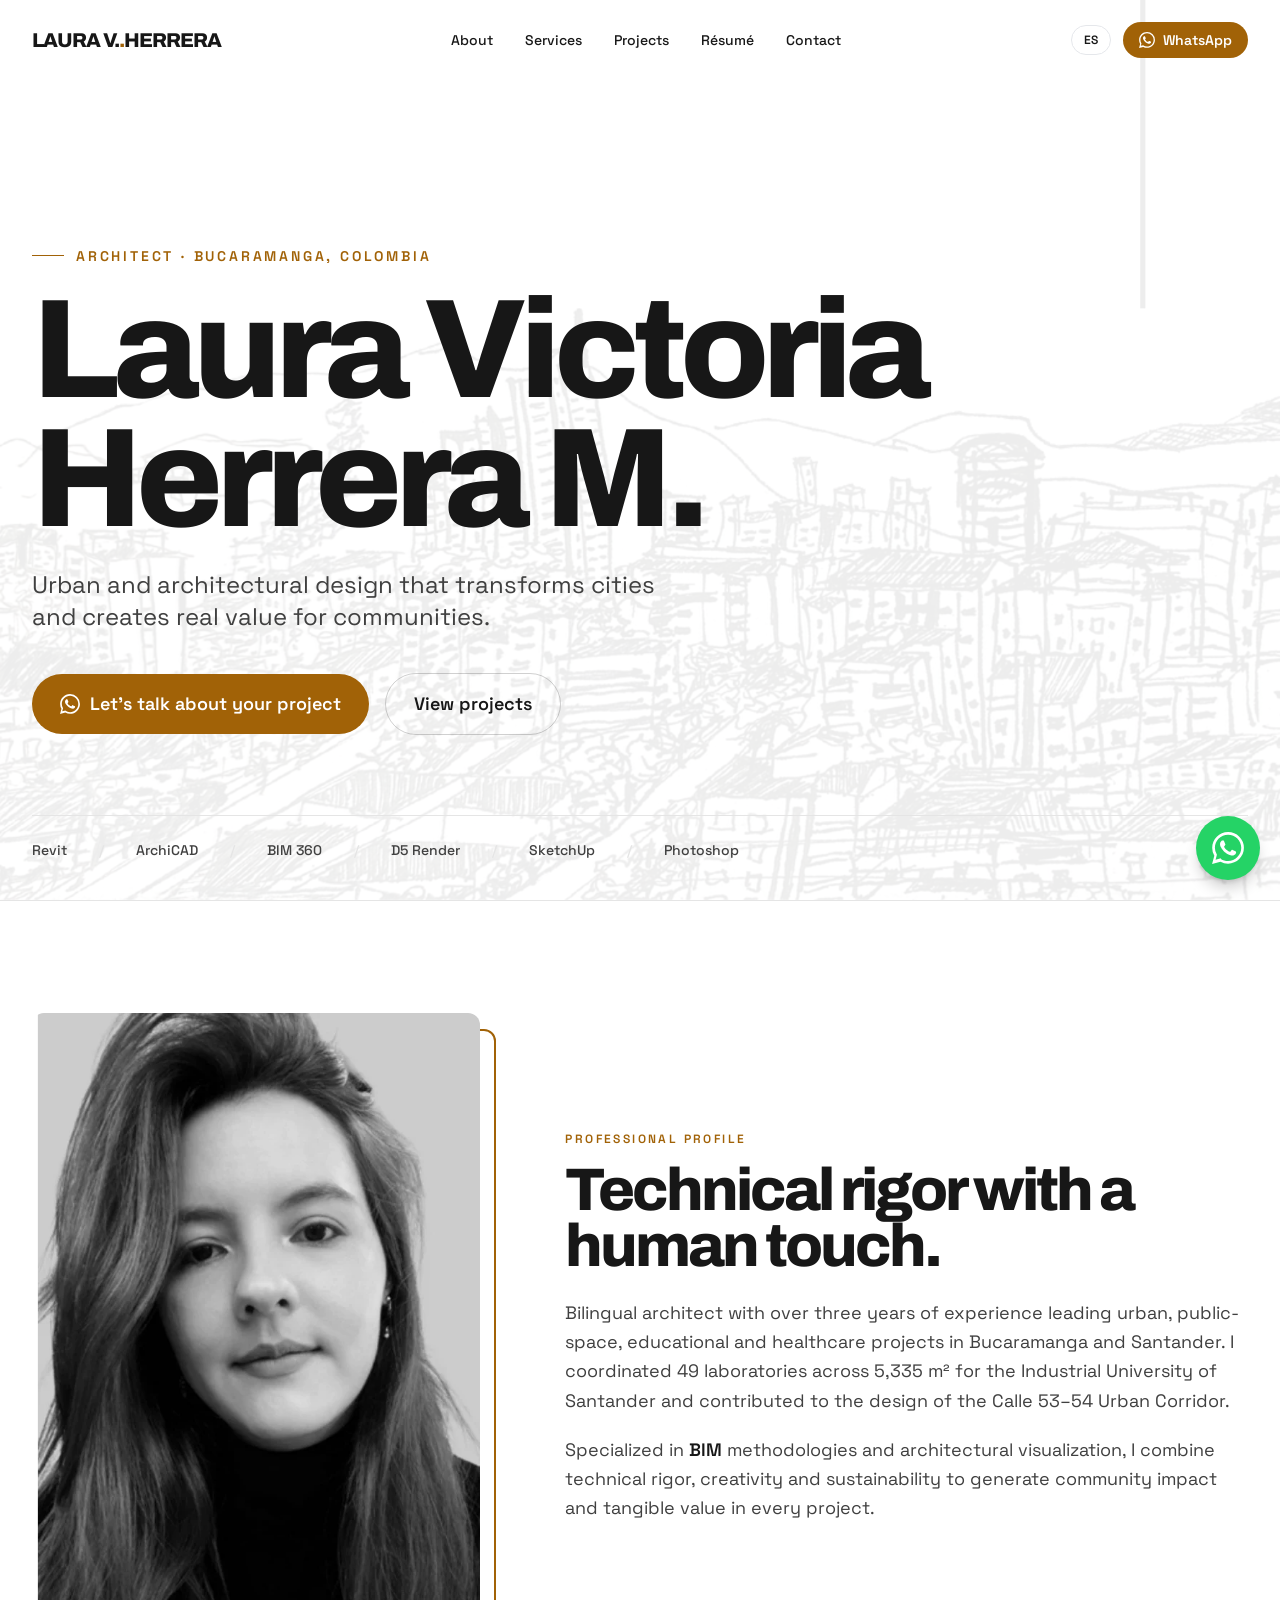
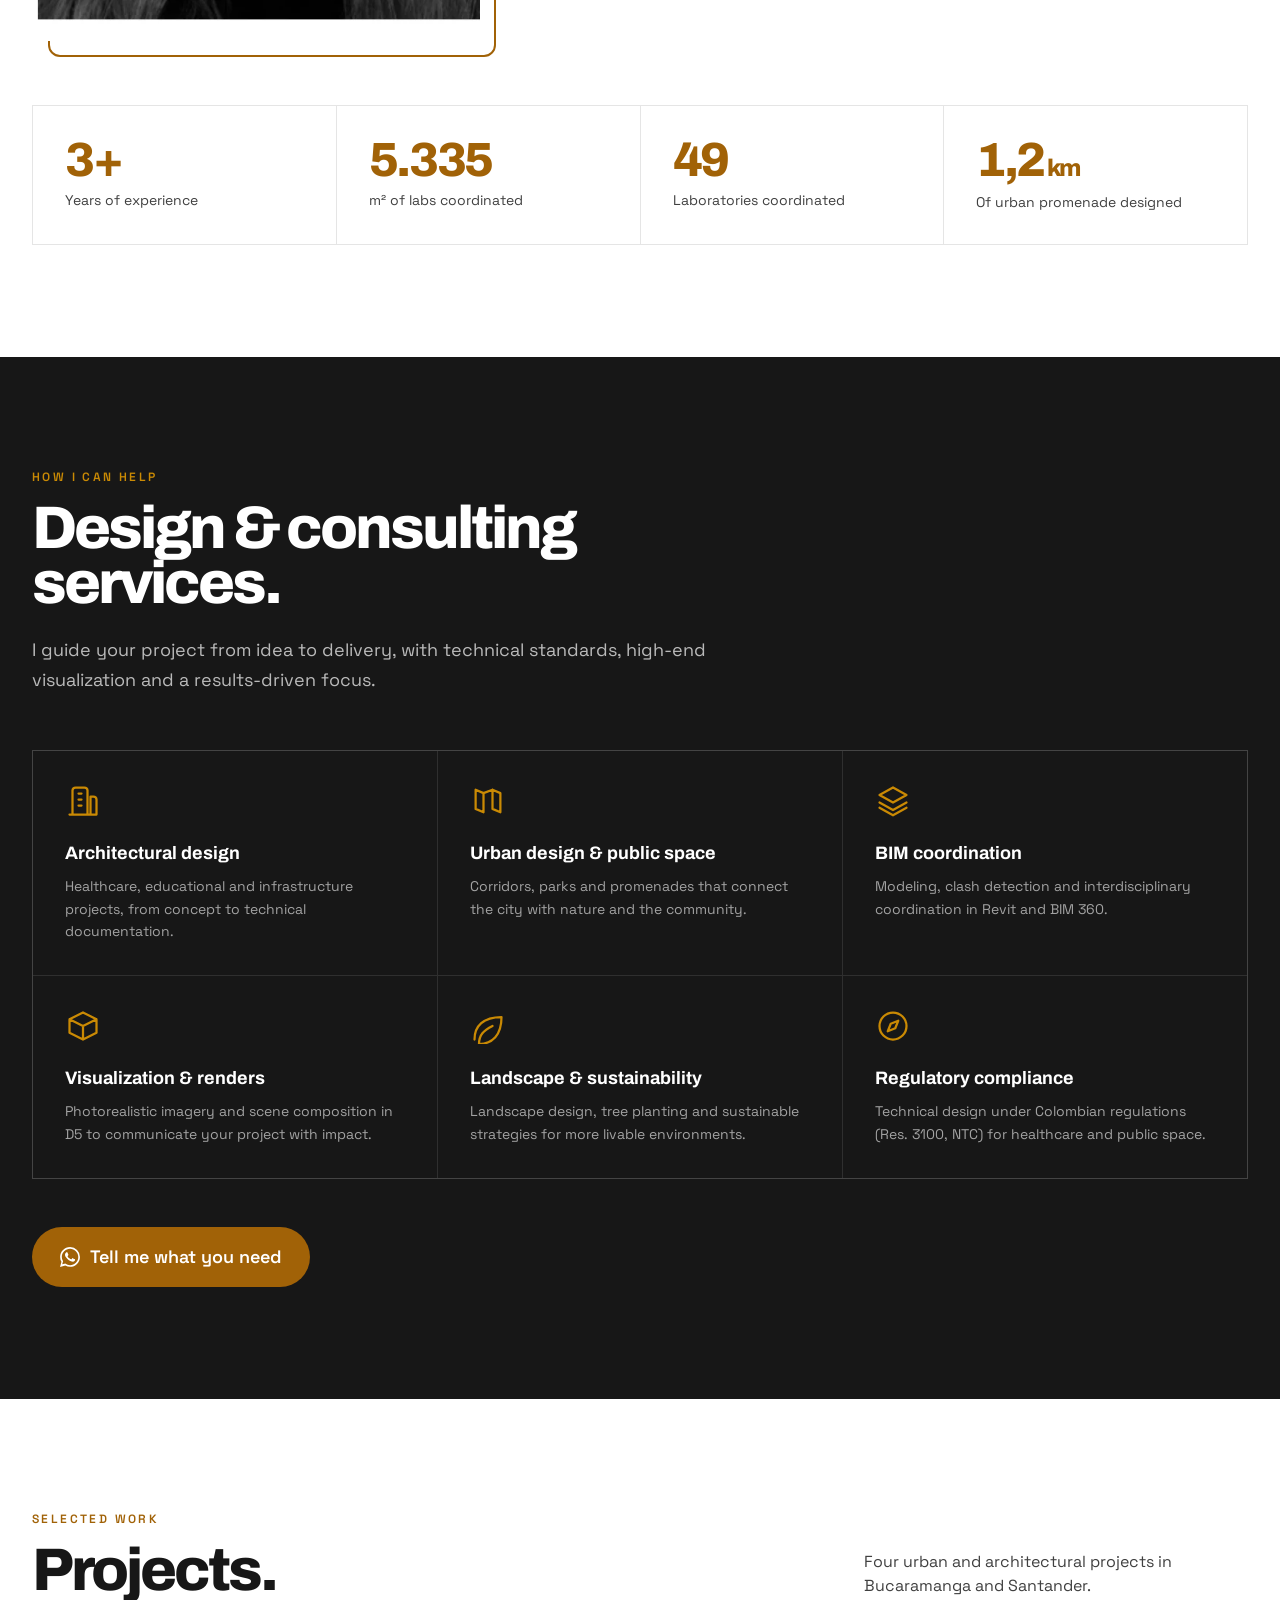
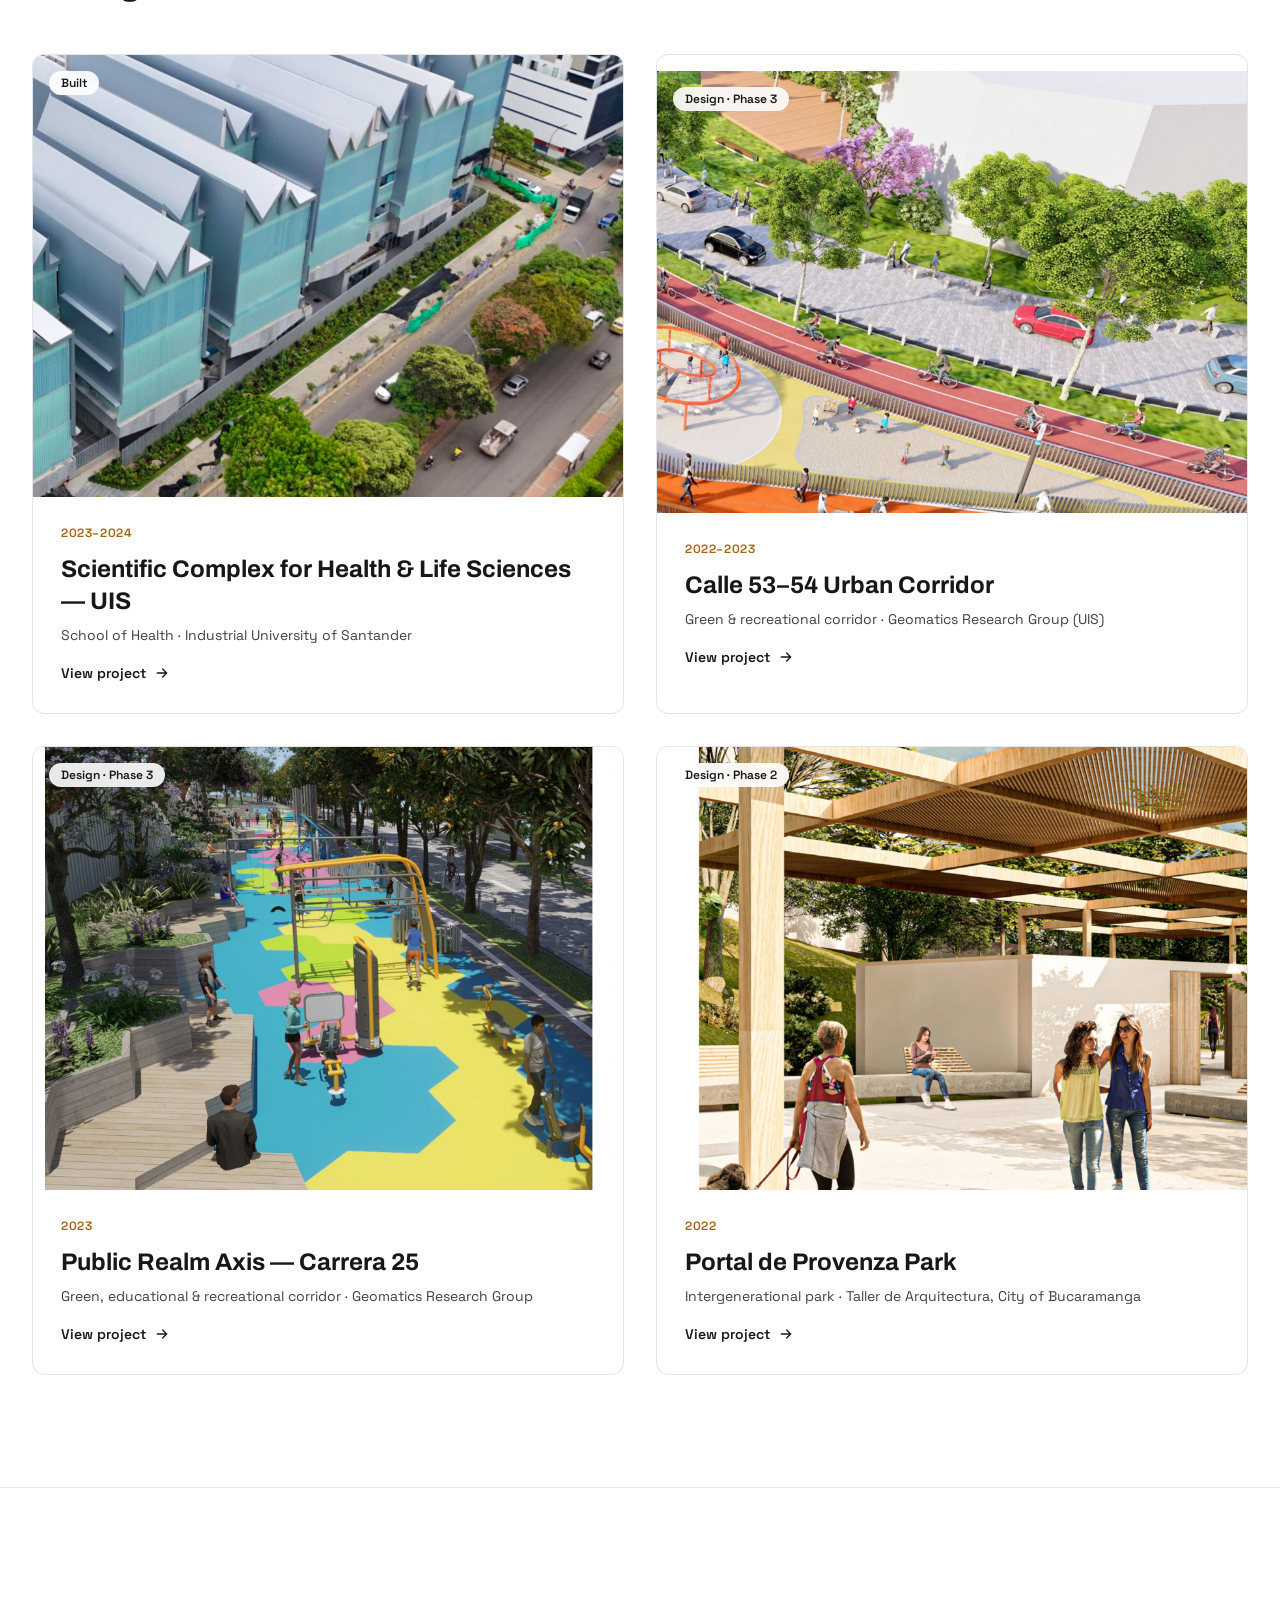
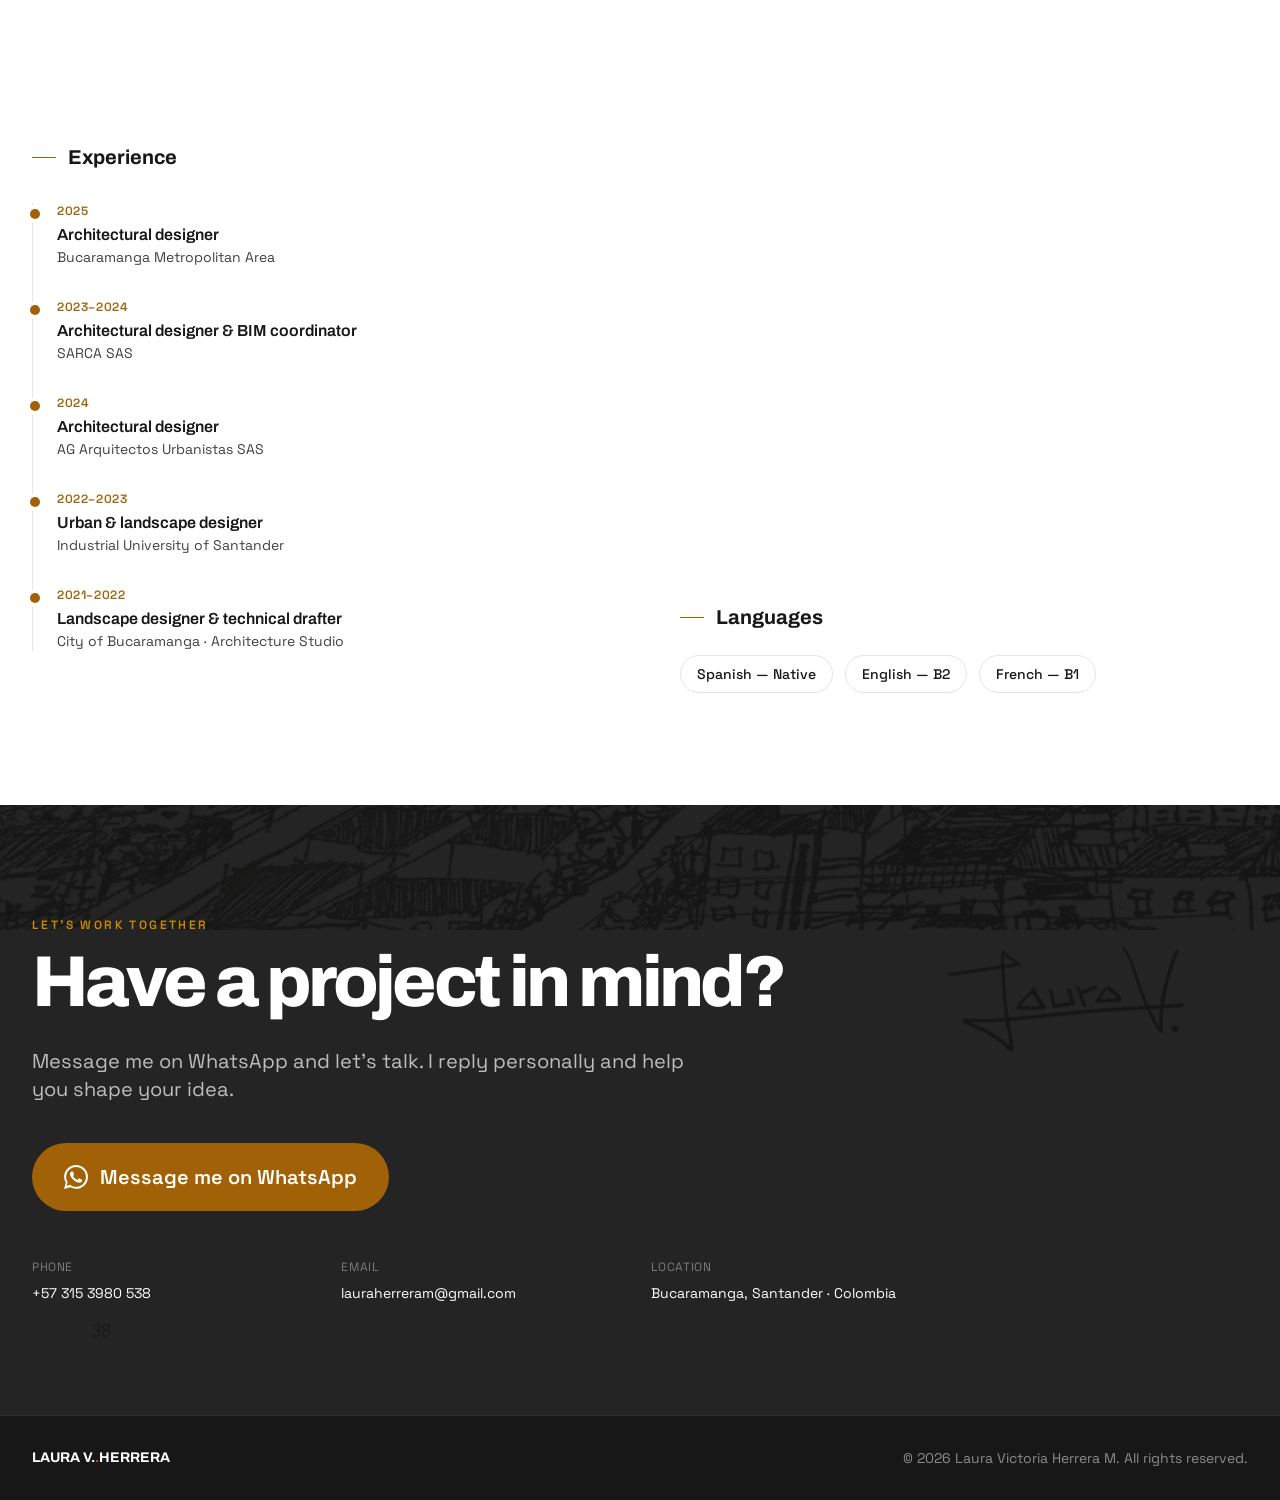
<file: index.html>
<!DOCTYPE html>
<html lang="es" class="scroll-smooth">
<head>
  <meta charset="UTF-8" />
  <meta name="viewport" content="width=device-width, initial-scale=1.0" />
  <title>Laura Victoria Herrera M. — Arquitecta · Diseño urbano y arquitectónico</title>
  <meta name="description" content="Portafolio de Laura Victoria Herrera M., arquitecta bilingüe en Bucaramanga (Colombia). Diseño urbano, espacio público, proyectos de salud y educación, coordinación BIM. Contáctame por WhatsApp." />
  <meta name="author" content="Laura Victoria Herrera M." />

  <!-- Open Graph -->
  <meta property="og:type" content="website" />
  <meta property="og:title" content="Laura Victoria Herrera M. — Arquitecta" />
  <meta property="og:description" content="Diseño urbano y arquitectónico con impacto comunitario. Bucaramanga, Colombia." />
  <meta property="og:image" content="assets/portfolio/cover.jpg" />

  <link rel="icon" href="data:image/svg+xml,%3Csvg xmlns='http://www.w3.org/2000/svg' viewBox='0 0 100 100'%3E%3Crect width='100' height='100' fill='%23171717'/%3E%3Ctext x='50' y='70' font-family='Archivo,sans-serif' font-size='60' font-weight='700' fill='%23fff' text-anchor='middle'%3EL%3C/text%3E%3C/svg%3E" />

  <!-- Fonts -->
  <link rel="preconnect" href="https://fonts.googleapis.com" />
  <link rel="preconnect" href="https://fonts.gstatic.com" crossorigin />
  <link href="https://fonts.googleapis.com/css2?family=Archivo:wght@300;400;500;600;700;800;900&family=Space+Grotesk:wght@300;400;500;600;700&display=swap" rel="stylesheet" />

  <!-- Compiled Tailwind CSS (self-contained, no runtime CDN) -->
  <link rel="stylesheet" href="assets/css/styles.css" />

  <style>
    html { font-family: 'Space Grotesk', system-ui, sans-serif; }
    .font-display { font-family: 'Archivo', system-ui, sans-serif; }

    /* Oversized statement type */
    .headline {
      font-family: 'Archivo', sans-serif;
      font-weight: 800;
      letter-spacing: -0.05em;
      line-height: 0.92;
    }

    /* Scroll reveal */
    .reveal { opacity: 0; transform: translateY(24px); transition: opacity .6s ease-out, transform .6s ease-out; }
    .reveal.in { opacity: 1; transform: none; }
    @media (prefers-reduced-motion: reduce) {
      .reveal { opacity: 1 !important; transform: none !important; transition: none !important; }
      html { scroll-behavior: auto; }
    }

    /* Hide scrollbar on gallery strip */
    .no-scrollbar::-webkit-scrollbar { display: none; }
    .no-scrollbar { -ms-overflow-style: none; scrollbar-width: none; }

    /* Underline-on-hover nav link */
    .navlink { position: relative; }
    .navlink::after {
      content: ''; position: absolute; left: 0; bottom: -4px; height: 2px; width: 0;
      background: currentColor; transition: width .25s ease;
    }
    .navlink:hover::after, .navlink:focus-visible::after { width: 100%; }

    [hidden] { display: none !important; }
  </style>
</head>

<body class="bg-white text-ink antialiased selection:bg-gold selection:text-white">

  <!-- Skip link -->
  <a href="#main" data-i18n="skip" class="sr-only focus:not-sr-only focus:absolute focus:z-[200] focus:top-3 focus:left-3 focus:bg-ink focus:text-white focus:px-4 focus:py-2 focus:rounded">Saltar al contenido</a>

  <!-- ======================= HEADER ======================= -->
  <header id="header" class="fixed top-0 inset-x-0 z-50 transition-all duration-300">
    <div class="mx-auto max-w-7xl px-5 sm:px-8">
      <div class="flex items-center justify-between h-16 sm:h-20">
        <a href="#top" class="font-display font-extrabold tracking-tightest text-lg sm:text-xl leading-none">
          LAURA V.<span class="text-gold">.</span>HERRERA
        </a>

        <!-- Desktop nav -->
        <nav class="hidden md:flex items-center gap-8 text-sm font-medium" aria-label="Principal">
          <a href="#about"    class="navlink"  data-i18n="nav.about">Perfil</a>
          <a href="#services" class="navlink"  data-i18n="nav.services">Servicios</a>
          <a href="#projects" class="navlink"  data-i18n="nav.projects">Proyectos</a>
          <a href="#cv"       class="navlink"  data-i18n="nav.cv">Trayectoria</a>
          <a href="#contact"  class="navlink"  data-i18n="nav.contact">Contacto</a>
        </nav>

        <div class="flex items-center gap-2 sm:gap-3">
          <!-- Language toggle -->
          <button id="langToggle" type="button"
            class="text-xs font-semibold border border-current/30 rounded-full px-3 py-1.5 hover:bg-ink hover:text-white transition-colors cursor-pointer"
            aria-label="Cambiar idioma / Switch language">
            <span id="langLabel">EN</span>
          </button>

          <!-- WhatsApp CTA (desktop) -->
          <a id="navWhats" href="#" target="_blank" rel="noopener"
            class="hidden sm:inline-flex items-center gap-2 bg-gold hover:bg-goldlt text-white text-sm font-semibold rounded-full px-4 py-2 transition-colors cursor-pointer">
            <svg class="w-4 h-4" viewBox="0 0 24 24" fill="currentColor" aria-hidden="true"><path d="M.057 24l1.687-6.163a11.867 11.867 0 01-1.587-5.945C.16 5.335 5.495 0 12.05 0a11.82 11.82 0 018.413 3.488 11.82 11.82 0 013.48 8.414c-.003 6.557-5.338 11.892-11.893 11.892a11.9 11.9 0 01-5.688-1.448L.057 24zm6.597-3.807c1.676.995 3.276 1.591 5.392 1.592 5.448 0 9.886-4.434 9.889-9.885.002-5.462-4.415-9.89-9.881-9.892-5.452 0-9.887 4.434-9.889 9.884a9.86 9.86 0 001.523 5.26l-.999 3.648 3.965-1.027zm11.387-5.464c-.074-.124-.272-.198-.57-.347-.297-.149-1.758-.868-2.031-.967-.272-.099-.47-.149-.669.149-.198.297-.768.967-.941 1.165-.173.198-.347.223-.644.074-.297-.149-1.255-.462-2.39-1.475-.883-.788-1.48-1.761-1.653-2.059-.173-.297-.018-.458.13-.606.134-.133.297-.347.446-.521.151-.172.2-.296.3-.495.099-.198.05-.372-.025-.521-.075-.148-.669-1.611-.916-2.206-.242-.579-.487-.501-.669-.51l-.57-.01c-.198 0-.52.074-.792.372s-1.04 1.016-1.04 2.479 1.065 2.876 1.213 3.074c.149.198 2.095 3.2 5.076 4.487.71.306 1.263.489 1.694.626.712.226 1.36.194 1.872.118.571-.085 1.758-.719 2.006-1.413.248-.695.248-1.29.173-1.414z"/></svg>
            <span data-i18n="nav.cta">WhatsApp</span>
          </a>

          <!-- Mobile menu button -->
          <button id="menuBtn" type="button" class="md:hidden p-2 -mr-2 cursor-pointer" aria-label="Abrir menú" aria-expanded="false" aria-controls="mobileNav">
            <svg class="w-6 h-6" fill="none" stroke="currentColor" stroke-width="2" viewBox="0 0 24 24" aria-hidden="true"><path stroke-linecap="round" d="M4 7h16M4 12h16M4 17h16"/></svg>
          </button>
        </div>
      </div>
    </div>

    <!-- Mobile nav -->
    <nav id="mobileNav" hidden class="md:hidden bg-white border-t border-line" aria-label="Móvil">
      <div class="px-5 py-4 flex flex-col gap-1 text-base font-medium">
        <a href="#about"    class="py-2" data-i18n="nav.about">Perfil</a>
        <a href="#services" class="py-2" data-i18n="nav.services">Servicios</a>
        <a href="#projects" class="py-2" data-i18n="nav.projects">Proyectos</a>
        <a href="#cv"       class="py-2" data-i18n="nav.cv">Trayectoria</a>
        <a href="#contact"  class="py-2" data-i18n="nav.contact">Contacto</a>
        <a id="navWhatsM" href="#" target="_blank" rel="noopener" class="mt-2 inline-flex items-center justify-center gap-2 bg-gold text-white font-semibold rounded-full px-4 py-3">
          <svg class="w-5 h-5" viewBox="0 0 24 24" fill="currentColor" aria-hidden="true"><path d="M.057 24l1.687-6.163a11.867 11.867 0 01-1.587-5.945C.16 5.335 5.495 0 12.05 0a11.82 11.82 0 018.413 3.488 11.82 11.82 0 013.48 8.414c-.003 6.557-5.338 11.892-11.893 11.892a11.9 11.9 0 01-5.688-1.448L.057 24zm6.597-3.807c1.676.995 3.276 1.591 5.392 1.592 5.448 0 9.886-4.434 9.889-9.885.002-5.462-4.415-9.89-9.881-9.892-5.452 0-9.887 4.434-9.889 9.884a9.86 9.86 0 001.523 5.26l-.999 3.648 3.965-1.027zm11.387-5.464c-.074-.124-.272-.198-.57-.347-.297-.149-1.758-.868-2.031-.967-.272-.099-.47-.149-.669.149-.198.297-.768.967-.941 1.165-.173.198-.347.223-.644.074-.297-.149-1.255-.462-2.39-1.475-.883-.788-1.48-1.761-1.653-2.059-.173-.297-.018-.458.13-.606.134-.133.297-.347.446-.521.151-.172.2-.296.3-.495.099-.198.05-.372-.025-.521-.075-.148-.669-1.611-.916-2.206-.242-.579-.487-.501-.669-.51l-.57-.01c-.198 0-.52.074-.792.372s-1.04 1.016-1.04 2.479 1.065 2.876 1.213 3.074c.149.198 2.095 3.2 5.076 4.487.71.306 1.263.489 1.694.626.712.226 1.36.194 1.872.118.571-.085 1.758-.719 2.006-1.413.248-.695.248-1.29.173-1.414z"/></svg>
          <span data-i18n="contact.whatsapp">Escríbeme por WhatsApp</span>
        </a>
      </div>
    </nav>
  </header>

  <main id="main">
    <span id="top"></span>

    <!-- ======================= HERO ======================= -->
    <section class="relative min-h-[100svh] flex flex-col justify-end overflow-hidden pt-24">
      <!-- Background illustration of Bucaramanga -->
      <div class="absolute inset-0 -z-10">
        <img src="assets/portfolio/pages/page-01.webp" alt="Ilustración a tinta del paisaje urbano de Bucaramanga"
             class="w-full h-full object-cover object-bottom opacity-[0.07]" loading="eager" />
      </div>

      <div class="mx-auto max-w-7xl px-5 sm:px-8 w-full">
        <div class="max-w-5xl">
          <p class="reveal flex items-center gap-3 text-xs sm:text-sm font-semibold tracking-[0.2em] uppercase text-gold mb-5">
            <span class="w-8 h-px bg-gold"></span>
            <span data-i18n="hero.eyebrow">Arquitecta · Bucaramanga, Colombia</span>
          </p>
          <h1 class="reveal headline text-[clamp(2.75rem,11vw,9rem)] mb-6">
            Laura Victoria<br />Herrera M.
          </h1>
          <p class="reveal text-lg sm:text-2xl text-ink2 max-w-2xl mb-10 leading-snug" data-i18n="hero.tagline">
            Diseño urbano y arquitectónico que transforma ciudades y genera valor real para las comunidades.
          </p>
          <div class="reveal flex flex-wrap items-center gap-3 sm:gap-4">
            <a id="heroWhats" href="#" target="_blank" rel="noopener"
               class="inline-flex items-center gap-2.5 bg-gold hover:bg-goldlt text-white font-semibold rounded-full px-7 py-4 text-base sm:text-lg transition-colors cursor-pointer">
              <svg class="w-5 h-5" viewBox="0 0 24 24" fill="currentColor" aria-hidden="true"><path d="M.057 24l1.687-6.163a11.867 11.867 0 01-1.587-5.945C.16 5.335 5.495 0 12.05 0a11.82 11.82 0 018.413 3.488 11.82 11.82 0 013.48 8.414c-.003 6.557-5.338 11.892-11.893 11.892a11.9 11.9 0 01-5.688-1.448L.057 24zm6.597-3.807c1.676.995 3.276 1.591 5.392 1.592 5.448 0 9.886-4.434 9.889-9.885.002-5.462-4.415-9.89-9.881-9.892-5.452 0-9.887 4.434-9.889 9.884a9.86 9.86 0 001.523 5.26l-.999 3.648 3.965-1.027zm11.387-5.464c-.074-.124-.272-.198-.57-.347-.297-.149-1.758-.868-2.031-.967-.272-.099-.47-.149-.669.149-.198.297-.768.967-.941 1.165-.173.198-.347.223-.644.074-.297-.149-1.255-.462-2.39-1.475-.883-.788-1.48-1.761-1.653-2.059-.173-.297-.018-.458.13-.606.134-.133.297-.347.446-.521.151-.172.2-.296.3-.495.099-.198.05-.372-.025-.521-.075-.148-.669-1.611-.916-2.206-.242-.579-.487-.501-.669-.51l-.57-.01c-.198 0-.52.074-.792.372s-1.04 1.016-1.04 2.479 1.065 2.876 1.213 3.074c.149.198 2.095 3.2 5.076 4.487.71.306 1.263.489 1.694.626.712.226 1.36.194 1.872.118.571-.085 1.758-.719 2.006-1.413.248-.695.248-1.29.173-1.414z"/></svg>
              <span data-i18n="hero.cta1">Hablemos de tu proyecto</span>
            </a>
            <a href="#projects" class="inline-flex items-center gap-2 font-semibold rounded-full px-7 py-4 text-base sm:text-lg border border-ink/20 hover:bg-ink hover:text-white transition-colors cursor-pointer">
              <span data-i18n="hero.cta2">Ver proyectos</span>
            </a>
          </div>
        </div>

        <!-- Marquee strip -->
        <div class="reveal mt-14 sm:mt-20 border-t border-line pt-6 pb-10 flex flex-wrap gap-x-8 gap-y-2 text-sm font-medium text-ink2">
          <span>Revit</span><span class="text-line">/</span>
          <span>ArchiCAD</span><span class="text-line">/</span>
          <span>BIM 360</span><span class="text-line">/</span>
          <span>D5 Render</span><span class="text-line">/</span>
          <span>SketchUp</span><span class="text-line">/</span>
          <span>Photoshop</span>
        </div>
      </div>
    </section>

    <!-- ======================= ABOUT / PROFILE ======================= -->
    <section id="about" class="py-20 sm:py-28 border-t border-line scroll-mt-20">
      <div class="mx-auto max-w-7xl px-5 sm:px-8">
        <div class="grid lg:grid-cols-12 gap-10 lg:gap-16 items-center">
          <div class="lg:col-span-5 reveal">
            <div class="relative max-w-md mx-auto lg:mx-0">
              <div class="absolute -bottom-4 -right-4 w-full h-full border-2 border-gold rounded-xl -z-10" aria-hidden="true"></div>
              <img src="assets/portfolio/portrait.webp" alt="Retrato de Laura Victoria Herrera M."
                   class="w-full rounded-xl grayscale" loading="lazy" width="622" height="872" />
            </div>
          </div>
          <div class="lg:col-span-7 reveal">
            <p class="text-xs font-semibold tracking-[0.2em] uppercase text-gold mb-4" data-i18n="about.eyebrow">Perfil profesional</p>
            <h2 class="headline text-4xl sm:text-5xl lg:text-6xl mb-6" data-i18n="about.heading">
              Rigor técnico con sensibilidad humana.
            </h2>
            <p class="text-lg text-ink2 leading-relaxed mb-5" data-i18n="about.p1">
              Arquitecta bilingüe con más de tres años de experiencia liderando proyectos urbanos, de espacio público, educativos y de salud en Bucaramanga y Santander. Coordiné 49 laboratorios en 5.335 m² para la Universidad Industrial de Santander y participé en el diseño del Corredor Urbano Calle 53–54.
            </p>
            <p class="text-lg text-ink2 leading-relaxed" data-i18n="about.p2">
              Especializada en metodologías <strong class="text-ink font-semibold">BIM</strong> y visualización arquitectónica, combino rigor técnico, creatividad y sostenibilidad para generar impacto comunitario y valor tangible en cada proyecto.
            </p>
          </div>
        </div>

        <!-- Stats -->
        <div class="grid grid-cols-2 lg:grid-cols-4 gap-px bg-line border border-line mt-16 reveal">
          <div class="bg-white p-6 sm:p-8">
            <div class="headline text-4xl sm:text-5xl text-gold">3+</div>
            <p class="mt-2 text-sm text-ink2" data-i18n="stats.years">Años de experiencia</p>
          </div>
          <div class="bg-white p-6 sm:p-8">
            <div class="headline text-4xl sm:text-5xl text-gold">5.335</div>
            <p class="mt-2 text-sm text-ink2" data-i18n="stats.m2">m² de laboratorios coordinados</p>
          </div>
          <div class="bg-white p-6 sm:p-8">
            <div class="headline text-4xl sm:text-5xl text-gold">49</div>
            <p class="mt-2 text-sm text-ink2" data-i18n="stats.labs">Laboratorios coordinados</p>
          </div>
          <div class="bg-white p-6 sm:p-8">
            <div class="headline text-4xl sm:text-5xl text-gold">1,2<span class="text-2xl"> km</span></div>
            <p class="mt-2 text-sm text-ink2" data-i18n="stats.km">De alameda urbana diseñada</p>
          </div>
        </div>
      </div>
    </section>

    <!-- ======================= SERVICES ======================= -->
    <section id="services" class="py-20 sm:py-28 bg-ink text-white scroll-mt-20">
      <div class="mx-auto max-w-7xl px-5 sm:px-8">
        <div class="max-w-3xl reveal">
          <p class="text-xs font-semibold tracking-[0.2em] uppercase text-goldlt mb-4" data-i18n="services.eyebrow">Cómo puedo ayudarte</p>
          <h2 class="headline text-4xl sm:text-5xl lg:text-6xl mb-6" data-i18n="services.heading">
            Servicios de diseño y consultoría.
          </h2>
          <p class="text-lg text-white/70 leading-relaxed" data-i18n="services.sub">
            Acompaño tu proyecto desde la idea hasta la entrega, con estándares técnicos, visualización de alto nivel y enfoque en resultados.
          </p>
        </div>

        <div id="services-grid" class="grid sm:grid-cols-2 lg:grid-cols-3 gap-px bg-white/10 border border-white/10 mt-14 reveal">
          <!-- injected by JS -->
        </div>

        <div class="mt-12 reveal">
          <a id="servicesWhats" href="#" target="_blank" rel="noopener"
             class="inline-flex items-center gap-2.5 bg-gold hover:bg-goldlt text-white font-semibold rounded-full px-7 py-4 text-base sm:text-lg transition-colors cursor-pointer">
            <svg class="w-5 h-5" viewBox="0 0 24 24" fill="currentColor" aria-hidden="true"><path d="M.057 24l1.687-6.163a11.867 11.867 0 01-1.587-5.945C.16 5.335 5.495 0 12.05 0a11.82 11.82 0 018.413 3.488 11.82 11.82 0 013.48 8.414c-.003 6.557-5.338 11.892-11.893 11.892a11.9 11.9 0 01-5.688-1.448L.057 24zm6.597-3.807c1.676.995 3.276 1.591 5.392 1.592 5.448 0 9.886-4.434 9.889-9.885.002-5.462-4.415-9.89-9.881-9.892-5.452 0-9.887 4.434-9.889 9.884a9.86 9.86 0 001.523 5.26l-.999 3.648 3.965-1.027zm11.387-5.464c-.074-.124-.272-.198-.57-.347-.297-.149-1.758-.868-2.031-.967-.272-.099-.47-.149-.669.149-.198.297-.768.967-.941 1.165-.173.198-.347.223-.644.074-.297-.149-1.255-.462-2.39-1.475-.883-.788-1.48-1.761-1.653-2.059-.173-.297-.018-.458.13-.606.134-.133.297-.347.446-.521.151-.172.2-.296.3-.495.099-.198.05-.372-.025-.521-.075-.148-.669-1.611-.916-2.206-.242-.579-.487-.501-.669-.51l-.57-.01c-.198 0-.52.074-.792.372s-1.04 1.016-1.04 2.479 1.065 2.876 1.213 3.074c.149.198 2.095 3.2 5.076 4.487.71.306 1.263.489 1.694.626.712.226 1.36.194 1.872.118.571-.085 1.758-.719 2.006-1.413.248-.695.248-1.29.173-1.414z"/></svg>
            <span data-i18n="services.cta">Cuéntame qué necesitas</span>
          </a>
        </div>
      </div>
    </section>

    <!-- ======================= PROJECTS ======================= -->
    <section id="projects" class="py-20 sm:py-28 scroll-mt-20">
      <div class="mx-auto max-w-7xl px-5 sm:px-8">
        <div class="flex flex-wrap items-end justify-between gap-6 mb-14 reveal">
          <div class="max-w-2xl">
            <p class="text-xs font-semibold tracking-[0.2em] uppercase text-gold mb-4" data-i18n="projects.eyebrow">Trabajo seleccionado</p>
            <h2 class="headline text-4xl sm:text-5xl lg:text-6xl" data-i18n="projects.heading">Proyectos.</h2>
          </div>
          <p class="text-ink2 max-w-sm" data-i18n="projects.sub">Cuatro proyectos urbanos y arquitectónicos en Bucaramanga y Santander.</p>
        </div>

        <div id="projects-grid" class="grid md:grid-cols-2 gap-6 lg:gap-8">
          <!-- injected by JS -->
        </div>
      </div>
    </section>

    <!-- ======================= CV ======================= -->
    <section id="cv" class="py-20 sm:py-28 border-t border-line scroll-mt-20">
      <div class="mx-auto max-w-7xl px-5 sm:px-8">
        <div class="mb-14 reveal">
          <p class="text-xs font-semibold tracking-[0.2em] uppercase text-gold mb-4" data-i18n="cv.eyebrow">Trayectoria</p>
          <h2 class="headline text-4xl sm:text-5xl lg:text-6xl" data-i18n="cv.heading">Formación y experiencia.</h2>
        </div>

        <div class="grid lg:grid-cols-2 gap-12 lg:gap-20">
          <!-- Experience -->
          <div class="reveal">
            <h3 class="font-display font-bold text-xl mb-8 flex items-center gap-3">
              <span class="w-6 h-px bg-gold"></span><span data-i18n="cv.experience">Experiencia</span>
            </h3>
            <ol id="cv-experience" class="space-y-8 border-l border-line pl-6"></ol>
          </div>

          <!-- Education + languages -->
          <div class="space-y-12">
            <div class="reveal">
              <h3 class="font-display font-bold text-xl mb-8 flex items-center gap-3">
                <span class="w-6 h-px bg-gold"></span><span data-i18n="cv.education">Educación</span>
              </h3>
              <ol id="cv-education" class="space-y-8 border-l border-line pl-6"></ol>
            </div>

            <div class="reveal">
              <h3 class="font-display font-bold text-xl mb-6 flex items-center gap-3">
                <span class="w-6 h-px bg-gold"></span><span data-i18n="cv.languages">Idiomas</span>
              </h3>
              <ul id="cv-languages" class="flex flex-wrap gap-3"></ul>
            </div>
          </div>
        </div>
      </div>
    </section>

    <!-- ======================= CONTACT ======================= -->
    <section id="contact" class="py-20 sm:py-28 bg-ink text-white scroll-mt-20 relative overflow-hidden">
      <img src="assets/portfolio/pages/page-38.webp" alt="" aria-hidden="true"
           class="absolute inset-0 w-full h-full object-cover object-bottom opacity-[0.06] pointer-events-none" loading="lazy" />
      <div class="mx-auto max-w-7xl px-5 sm:px-8 relative">
        <div class="max-w-4xl reveal">
          <p class="text-xs font-semibold tracking-[0.2em] uppercase text-goldlt mb-4" data-i18n="contact.eyebrow">Trabajemos juntos</p>
          <h2 class="headline text-4xl sm:text-6xl lg:text-7xl mb-8" data-i18n="contact.heading">
            ¿Tienes un proyecto en mente?
          </h2>
          <p class="text-lg sm:text-xl text-white/70 leading-relaxed mb-10 max-w-2xl" data-i18n="contact.sub">
            Escríbeme por WhatsApp y conversemos. Respondo personalmente y te ayudo a darle forma a tu idea.
          </p>

          <a id="contactWhats" href="#" target="_blank" rel="noopener"
             class="inline-flex items-center gap-3 bg-gold hover:bg-goldlt text-white font-semibold rounded-full px-8 py-5 text-lg sm:text-xl transition-colors cursor-pointer">
            <svg class="w-6 h-6" viewBox="0 0 24 24" fill="currentColor" aria-hidden="true"><path d="M.057 24l1.687-6.163a11.867 11.867 0 01-1.587-5.945C.16 5.335 5.495 0 12.05 0a11.82 11.82 0 018.413 3.488 11.82 11.82 0 013.48 8.414c-.003 6.557-5.338 11.892-11.893 11.892a11.9 11.9 0 01-5.688-1.448L.057 24zm6.597-3.807c1.676.995 3.276 1.591 5.392 1.592 5.448 0 9.886-4.434 9.889-9.885.002-5.462-4.415-9.89-9.881-9.892-5.452 0-9.887 4.434-9.889 9.884a9.86 9.86 0 001.523 5.26l-.999 3.648 3.965-1.027zm11.387-5.464c-.074-.124-.272-.198-.57-.347-.297-.149-1.758-.868-2.031-.967-.272-.099-.47-.149-.669.149-.198.297-.768.967-.941 1.165-.173.198-.347.223-.644.074-.297-.149-1.255-.462-2.39-1.475-.883-.788-1.48-1.761-1.653-2.059-.173-.297-.018-.458.13-.606.134-.133.297-.347.446-.521.151-.172.2-.296.3-.495.099-.198.05-.372-.025-.521-.075-.148-.669-1.611-.916-2.206-.242-.579-.487-.501-.669-.51l-.57-.01c-.198 0-.52.074-.792.372s-1.04 1.016-1.04 2.479 1.065 2.876 1.213 3.074c.149.198 2.095 3.2 5.076 4.487.71.306 1.263.489 1.694.626.712.226 1.36.194 1.872.118.571-.085 1.758-.719 2.006-1.413.248-.695.248-1.29.173-1.414z"/></svg>
            <span data-i18n="contact.whatsapp">Escríbeme por WhatsApp</span>
          </a>

          <div class="mt-12 grid sm:grid-cols-3 gap-8 text-sm">
            <div>
              <p class="text-white/40 uppercase tracking-wider text-xs mb-2" data-i18n="contact.phoneLabel">Teléfono</p>
              <a href="tel:+573153980538" class="text-white hover:text-goldlt transition-colors">+57 315 3980 538</a>
            </div>
            <div>
              <p class="text-white/40 uppercase tracking-wider text-xs mb-2" data-i18n="contact.emailLabel">Email</p>
              <a href="mailto:lauraherreram@gmail.com" class="text-white hover:text-goldlt transition-colors break-all">lauraherreram@gmail.com</a>
            </div>
            <div>
              <p class="text-white/40 uppercase tracking-wider text-xs mb-2" data-i18n="contact.locLabel">Ubicación</p>
              <p class="text-white" data-i18n="contact.loc">Bucaramanga, Santander · Colombia</p>
            </div>
          </div>
        </div>
      </div>
    </section>
  </main>

  <!-- ======================= FOOTER ======================= -->
  <footer class="bg-ink text-white/50 border-t border-white/10">
    <div class="mx-auto max-w-7xl px-5 sm:px-8 py-8 flex flex-col sm:flex-row items-center justify-between gap-3 text-sm">
      <p class="font-display font-bold text-white">LAURA V.<span class="text-gold">.</span>HERRERA</p>
      <p>© <span id="year"></span> Laura Victoria Herrera M. <span data-i18n="footer.rights">Todos los derechos reservados.</span></p>
    </div>
  </footer>

  <!-- ======================= FLOATING WHATSAPP ======================= -->
  <a id="floatWhats" href="#" target="_blank" rel="noopener"
     class="fixed bottom-5 right-5 z-50 inline-flex items-center justify-center w-14 h-14 sm:w-16 sm:h-16 rounded-full bg-[#25D366] text-white shadow-lg shadow-black/20 hover:scale-105 active:scale-95 transition-transform cursor-pointer"
     aria-label="Contactar por WhatsApp">
    <svg class="w-7 h-7 sm:w-8 sm:h-8" viewBox="0 0 24 24" fill="currentColor" aria-hidden="true"><path d="M.057 24l1.687-6.163a11.867 11.867 0 01-1.587-5.945C.16 5.335 5.495 0 12.05 0a11.82 11.82 0 018.413 3.488 11.82 11.82 0 013.48 8.414c-.003 6.557-5.338 11.892-11.893 11.892a11.9 11.9 0 01-5.688-1.448L.057 24zm6.597-3.807c1.676.995 3.276 1.591 5.392 1.592 5.448 0 9.886-4.434 9.889-9.885.002-5.462-4.415-9.89-9.881-9.892-5.452 0-9.887 4.434-9.889 9.884a9.86 9.86 0 001.523 5.26l-.999 3.648 3.965-1.027zm11.387-5.464c-.074-.124-.272-.198-.57-.347-.297-.149-1.758-.868-2.031-.967-.272-.099-.47-.149-.669.149-.198.297-.768.967-.941 1.165-.173.198-.347.223-.644.074-.297-.149-1.255-.462-2.39-1.475-.883-.788-1.48-1.761-1.653-2.059-.173-.297-.018-.458.13-.606.134-.133.297-.347.446-.521.151-.172.2-.296.3-.495.099-.198.05-.372-.025-.521-.075-.148-.669-1.611-.916-2.206-.242-.579-.487-.501-.669-.51l-.57-.01c-.198 0-.52.074-.792.372s-1.04 1.016-1.04 2.479 1.065 2.876 1.213 3.074c.149.198 2.095 3.2 5.076 4.487.71.306 1.263.489 1.694.626.712.226 1.36.194 1.872.118.571-.085 1.758-.719 2.006-1.413.248-.695.248-1.29.173-1.414z"/></svg>
  </a>

  <!-- ======================= PROJECT MODAL / LIGHTBOX ======================= -->
  <div id="modal" hidden class="fixed inset-0 z-[100]" role="dialog" aria-modal="true" aria-labelledby="modalTitle">
    <div id="modalBackdrop" class="absolute inset-0 bg-ink/80 backdrop-blur-sm"></div>
    <div class="absolute inset-0 overflow-y-auto">
      <div class="min-h-full flex items-start sm:items-center justify-center p-3 sm:p-6">
        <div class="relative bg-white w-full max-w-5xl rounded-xl overflow-hidden shadow-2xl">
          <button id="modalClose" type="button" class="absolute top-3 right-3 z-10 w-10 h-10 inline-flex items-center justify-center rounded-full bg-ink/80 text-white hover:bg-ink transition-colors cursor-pointer" aria-label="Cerrar">
            <svg class="w-5 h-5" fill="none" stroke="currentColor" stroke-width="2" viewBox="0 0 24 24" aria-hidden="true"><path stroke-linecap="round" d="M6 6l12 12M18 6L6 18"/></svg>
          </button>

          <div class="p-6 sm:p-10">
            <p id="modalMeta" class="text-xs font-semibold tracking-[0.2em] uppercase text-gold mb-3"></p>
            <h3 id="modalTitle" class="headline text-2xl sm:text-4xl mb-5"></h3>
            <p id="modalDesc" class="text-ink2 leading-relaxed mb-4"></p>
            <p id="modalAchievement" class="text-ink2 leading-relaxed mb-8 border-l-2 border-gold pl-4 italic"></p>

            <div id="modalGallery" class="grid sm:grid-cols-2 gap-3"></div>

            <div class="mt-8">
              <a id="modalWhats" href="#" target="_blank" rel="noopener"
                 class="inline-flex items-center gap-2.5 bg-gold hover:bg-goldlt text-white font-semibold rounded-full px-6 py-3.5 transition-colors cursor-pointer">
                <svg class="w-5 h-5" viewBox="0 0 24 24" fill="currentColor" aria-hidden="true"><path d="M.057 24l1.687-6.163a11.867 11.867 0 01-1.587-5.945C.16 5.335 5.495 0 12.05 0a11.82 11.82 0 018.413 3.488 11.82 11.82 0 013.48 8.414c-.003 6.557-5.338 11.892-11.893 11.892a11.9 11.9 0 01-5.688-1.448L.057 24zm6.597-3.807c1.676.995 3.276 1.591 5.392 1.592 5.448 0 9.886-4.434 9.889-9.885.002-5.462-4.415-9.89-9.881-9.892-5.452 0-9.887 4.434-9.889 9.884a9.86 9.86 0 001.523 5.26l-.999 3.648 3.965-1.027zm11.387-5.464c-.074-.124-.272-.198-.57-.347-.297-.149-1.758-.868-2.031-.967-.272-.099-.47-.149-.669.149-.198.297-.768.967-.941 1.165-.173.198-.347.223-.644.074-.297-.149-1.255-.462-2.39-1.475-.883-.788-1.48-1.761-1.653-2.059-.173-.297-.018-.458.13-.606.134-.133.297-.347.446-.521.151-.172.2-.296.3-.495.099-.198.05-.372-.025-.521-.075-.148-.669-1.611-.916-2.206-.242-.579-.487-.501-.669-.51l-.57-.01c-.198 0-.52.074-.792.372s-1.04 1.016-1.04 2.479 1.065 2.876 1.213 3.074c.149.198 2.095 3.2 5.076 4.487.71.306 1.263.489 1.694.626.712.226 1.36.194 1.872.118.571-.085 1.758-.719 2.006-1.413.248-.695.248-1.29.173-1.414z"/></svg>
                <span data-i18n="modal.cta">Consultar por este proyecto</span>
              </a>
            </div>
          </div>
        </div>
      </div>
    </div>
  </div>

  <script src="assets/js/site.js" defer></script>
</body>
</html>
</file>
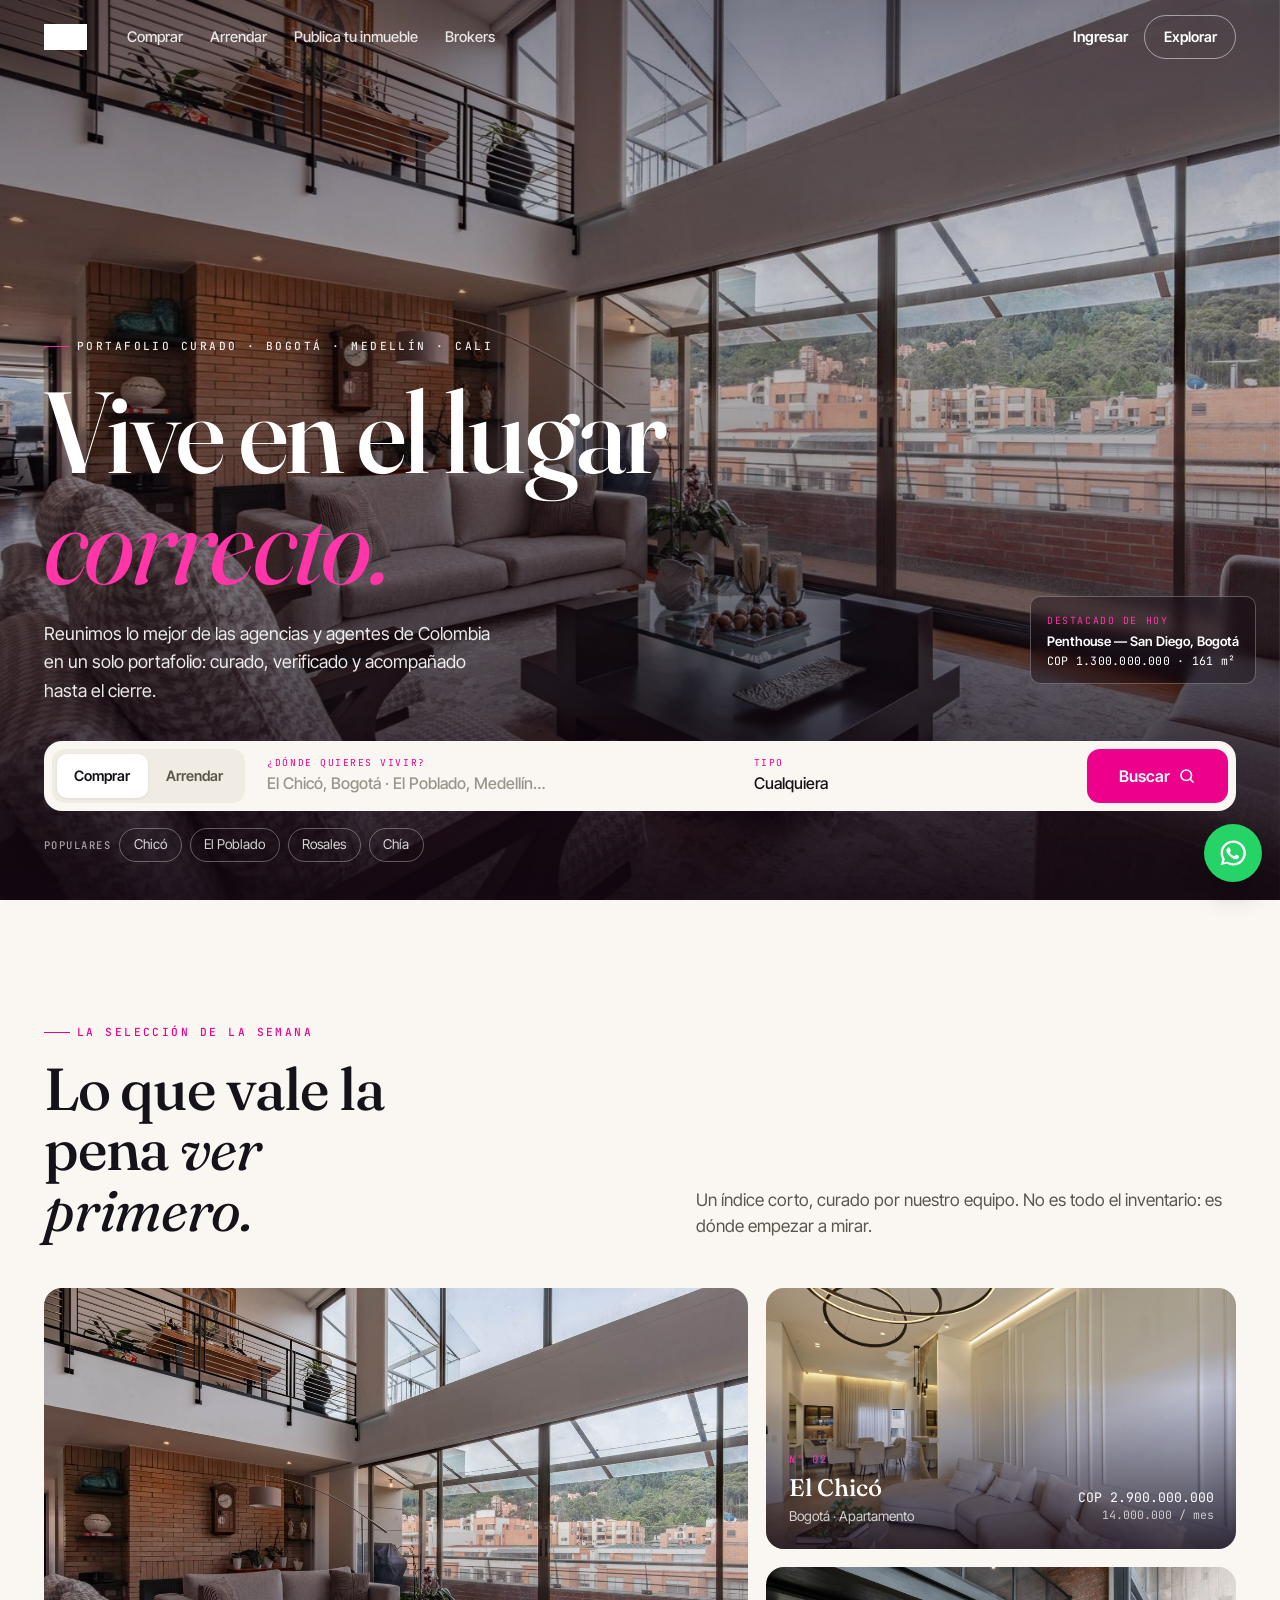
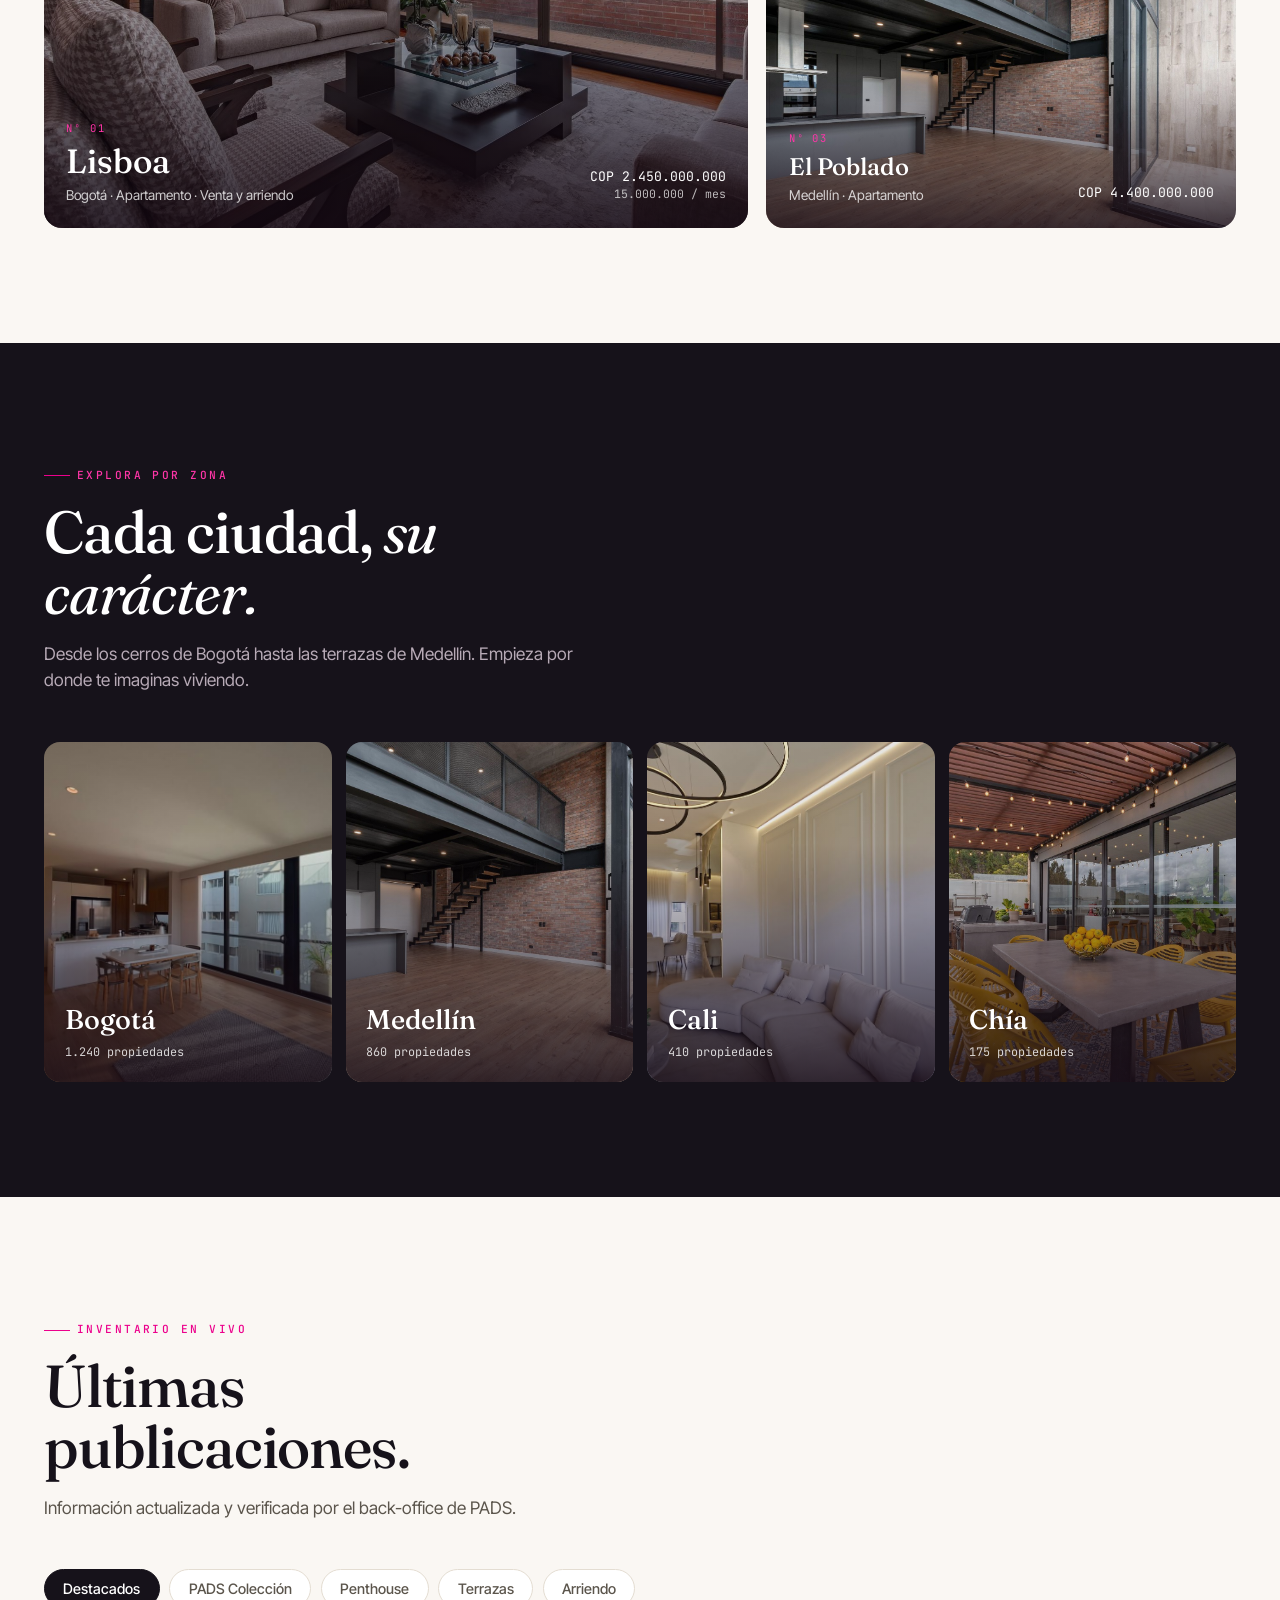
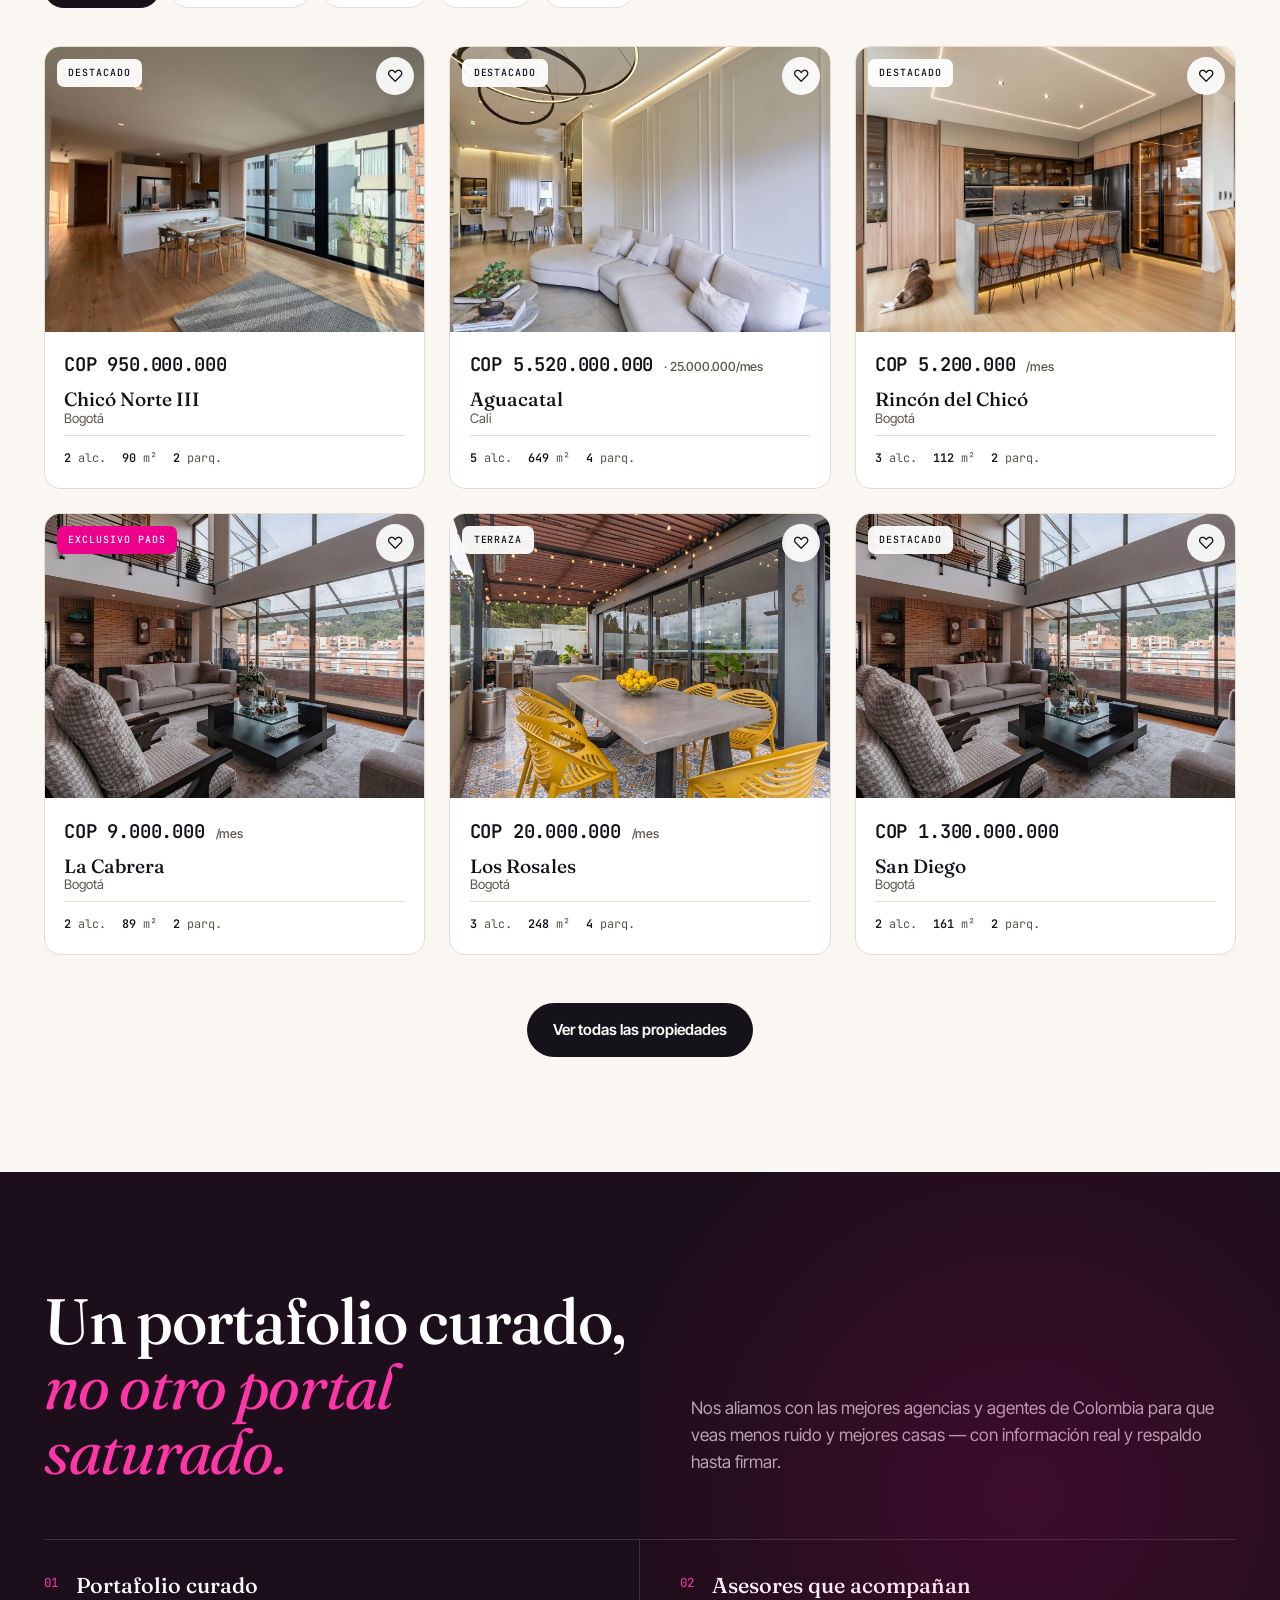
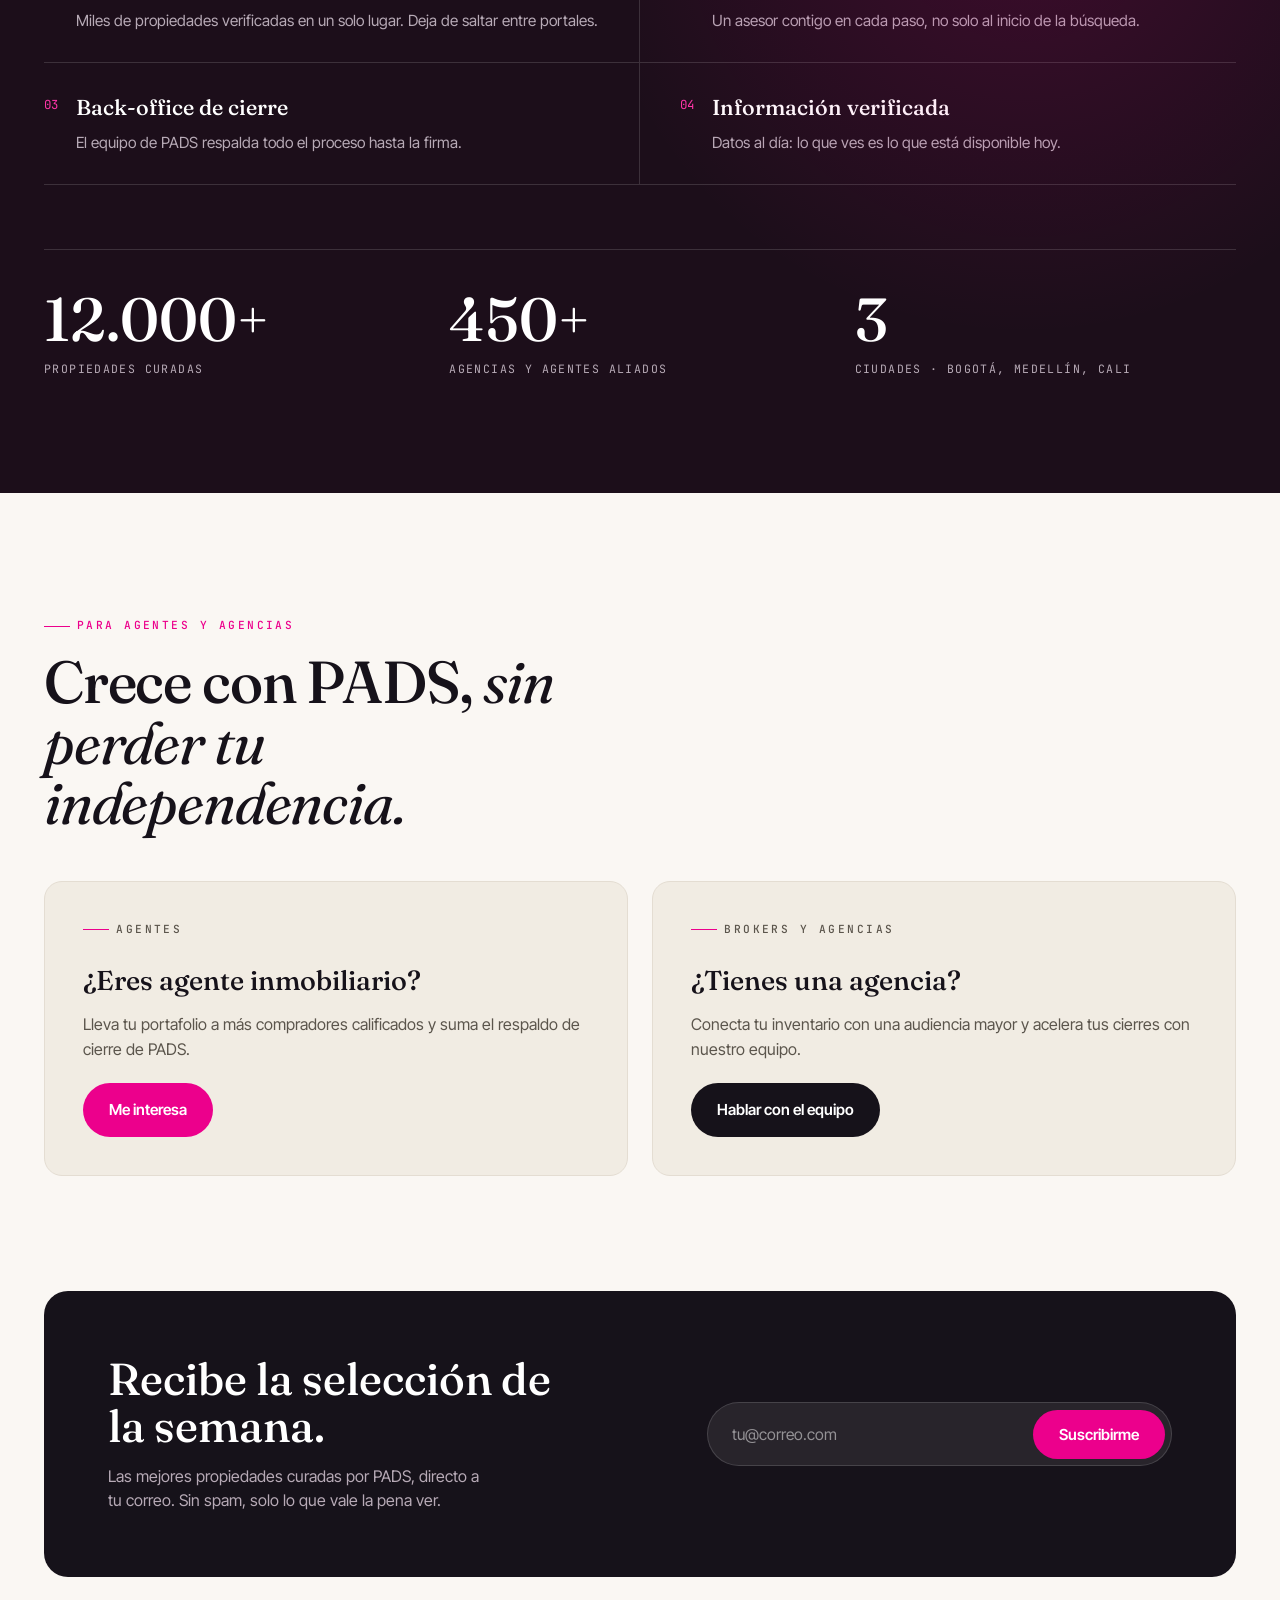
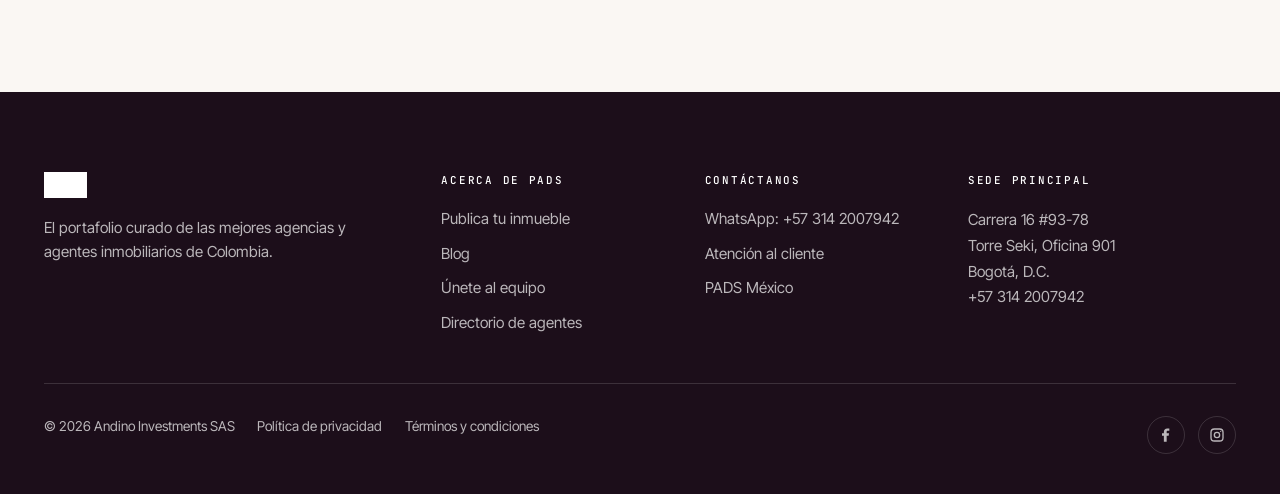
<file: pads-redesign/index.html>
<!DOCTYPE html>
<html lang="es-CO">
<head>
  <meta charset="UTF-8" />
  <meta name="viewport" content="width=device-width, initial-scale=1.0" />
  <meta name="theme-color" content="#1C0E1A" />
  <meta name="robots" content="index,follow" />

  <!-- Primary SEO -->
  <title>Inmuebles en venta y arriendo en Colombia | PADS</title>
  <meta name="description" content="PADS reúne el portafolio curado de propiedades de las mejores agencias y agentes de Colombia. Compra o arrienda apartamentos, casas y penthouses en Bogotá, Medellín y Cali, con asesoría de principio a fin." />
  <link rel="canonical" href="https://pads.com.co/" />
  <link rel="alternate" hreflang="es-co" href="https://pads.com.co/" />
  <link rel="alternate" hreflang="es-mx" href="https://pads.mx/" />

  <!-- Open Graph -->
  <meta property="og:type" content="website" />
  <meta property="og:site_name" content="PADS" />
  <meta property="og:title" content="Inmuebles en venta y arriendo en Colombia | PADS" />
  <meta property="og:description" content="El portafolio curado de las mejores agencias y agentes inmobiliarios de Colombia. Bogotá, Medellín y Cali." />
  <meta property="og:url" content="https://pads.com.co/" />
  <meta property="og:locale" content="es_CO" />
  <meta property="og:image" content="https://pads.com.co/assets/img/penthouse-hero.jpg" />
  <meta property="og:image:alt" content="Penthouse de doble altura con vista a Bogotá publicado en PADS" />

  <!-- Twitter -->
  <meta name="twitter:card" content="summary_large_image" />
  <meta name="twitter:title" content="Inmuebles en venta y arriendo en Colombia | PADS" />
  <meta name="twitter:description" content="El portafolio curado de las mejores agencias y agentes inmobiliarios de Colombia." />
  <meta name="twitter:image" content="https://pads.com.co/assets/img/penthouse-hero.jpg" />

  <!-- Icons -->
  <link rel="apple-touch-icon" sizes="180x180" href="assets/icons/apple-touch-icon.png" />
  <link rel="icon" type="image/png" sizes="32x32" href="assets/icons/favicon-32x32.png" />
  <link rel="icon" type="image/png" sizes="16x16" href="assets/icons/favicon-16x16.png" />

  <!-- Fonts -->
  <link rel="preconnect" href="https://fonts.googleapis.com" />
  <link rel="preconnect" href="https://fonts.gstatic.com" crossorigin />
  <link href="https://fonts.googleapis.com/css2?family=Fraunces:ital,opsz,wght@0,9..144,400;0,9..144,500;0,9..144,600;0,9..144,700;1,9..144,400;1,9..144,500&family=Inter+Tight:wght@400;500;600;700&family=JetBrains+Mono:wght@400;500;600&display=swap" rel="stylesheet" />

  <!-- Structured data -->
  <script type="application/ld+json">
  {
    "@context": "https://schema.org",
    "@type": "RealEstateAgent",
    "name": "PADS",
    "url": "https://pads.com.co/",
    "logo": "https://pads.com.co/assets/pads-logo.svg",
    "image": "https://pads.com.co/assets/img/penthouse-hero.jpg",
    "description": "Portafolio curado de propiedades de las mejores agencias y agentes inmobiliarios de Colombia.",
    "telephone": "+57 314 2007942",
    "areaServed": ["Bogotá", "Medellín", "Cali", "Colombia"],
    "address": {
      "@type": "PostalAddress",
      "streetAddress": "Carrera 16 #93-78, Torre Seki, Oficina 901",
      "addressLocality": "Bogotá",
      "addressCountry": "CO"
    },
    "sameAs": [
      "https://www.facebook.com/padscolombia",
      "https://www.instagram.com/pads.com.co"
    ]
  }
  </script>
  <script type="application/ld+json">
  {
    "@context": "https://schema.org",
    "@type": "WebSite",
    "name": "PADS",
    "url": "https://pads.com.co/",
    "potentialAction": {
      "@type": "SearchAction",
      "target": "https://pads.com.co/inmuebles-en-venta?q={search_term_string}",
      "query-input": "required name=search_term_string"
    }
  }
  </script>

  <style>
    /* ============================================================
       PADS — propuesta de rediseño · "casa curatorial / concierge"
       ============================================================ */
    :root{
      --ink:#16121A;          /* near-black, plum undertone */
      --plum:#1C0E1A;         /* deep wine — cinematic sections */
      --plum-2:#2A1626;
      --paper:#FAF7F3;        /* warm white */
      --stone-surface:#F1ECE3;
      --magenta:#EC008C;      /* PADS brand */
      --magenta-bright:#FF35A8;
      --line:#E4DDD2;         /* hairline on paper */
      --line-soft:rgba(255,255,255,.14);
      --muted:#5B554C;        /* secondary text on paper (AA) */
      --muted-dark:#B7AAB6;   /* secondary text on plum */
      --white:#FFFFFF;

      --serif:"Fraunces", Georgia, "Times New Roman", serif;
      --sans:"Inter Tight", system-ui, -apple-system, sans-serif;
      --mono:"JetBrains Mono", ui-monospace, SFMono-Regular, monospace;

      --wrap:1240px;
      --gut:24px;
      --ease:cubic-bezier(.22,.61,.36,1);
    }

    *,*::before,*::after{box-sizing:border-box}
    html{scroll-behavior:smooth;-webkit-text-size-adjust:100%}
    body{
      margin:0;background:var(--paper);color:var(--ink);
      font-family:var(--sans);font-size:16px;line-height:1.55;
      -webkit-font-smoothing:antialiased;text-rendering:optimizeLegibility;
      overflow-x:hidden;
    }
    img{display:block;max-width:100%}
    a{color:inherit;text-decoration:none}
    button{font-family:inherit;cursor:pointer;border:0;background:none}
    h1,h2,h3,h4{margin:0;font-weight:500}
    p{margin:0}
    :focus-visible{outline:3px solid var(--magenta);outline-offset:3px;border-radius:3px}

    .wrap{width:100%;max-width:var(--wrap);margin-inline:auto;padding-inline:var(--gut)}
    .mono{font-family:var(--mono);font-variant-numeric:tabular-nums}

    .eyebrow{
      font-family:var(--mono);font-size:.7rem;letter-spacing:.22em;
      text-transform:uppercase;color:var(--magenta);font-weight:500;
      display:inline-flex;align-items:center;gap:.6em;margin:0 0 1.1rem;
    }
    .eyebrow::before{content:"";width:26px;height:1px;background:var(--magenta);display:inline-block}
    .eyebrow.on-dark{color:var(--magenta-bright)}

    .display{
      font-family:var(--serif);font-weight:500;line-height:.98;
      letter-spacing:-.02em;font-optical-sizing:auto;
    }
    .display em{font-style:italic;font-weight:400}
    .ink-accent{color:var(--magenta)}

    .btn{
      display:inline-flex;align-items:center;justify-content:center;gap:.5em;
      font-weight:600;font-size:.95rem;padding:.95rem 1.6rem;border-radius:100px;
      transition:transform .25s var(--ease),background .25s var(--ease),color .25s var(--ease);
      white-space:nowrap;min-height:48px;
    }
    .btn--magenta{background:var(--magenta);color:#fff}
    .btn--magenta:hover{background:var(--magenta-bright)}
    .btn--ink{background:var(--ink);color:#fff}
    .btn--ink:hover{transform:translateY(-2px)}
    .btn--ghost{border:1px solid currentColor}
    .btn--light{background:#fff;color:var(--ink)}
    .btn--light:hover{transform:translateY(-2px)}

    /* ============ Header ============ */
    .head{
      position:fixed;inset:0 0 auto 0;z-index:90;
      transition:background .3s var(--ease),box-shadow .3s var(--ease),border-color .3s;
      border-bottom:1px solid transparent;
    }
    .head__in{display:flex;align-items:center;gap:1.5rem;height:74px}
    .logo{display:flex;align-items:center}
    .logo img{height:26px;width:auto;filter:brightness(0) invert(1)}
    .nav{display:flex;gap:1.7rem;margin-left:1rem}
    .nav a{font-size:.92rem;font-weight:500;color:rgba(255,255,255,.86);transition:color .2s}
    .nav a:hover{color:#fff}
    .head__right{margin-left:auto;display:flex;align-items:center;gap:.6rem}
    .head__login{font-size:.92rem;font-weight:600;color:#fff;padding:.5rem .4rem}
    .head__cta{font-size:.9rem;font-weight:600;color:#fff;border:1px solid rgba(255,255,255,.5);padding:.6rem 1.15rem;border-radius:100px;transition:background .2s,color .2s}
    .head__cta:hover{background:#fff;color:var(--ink)}
    .burger{display:none;width:44px;height:44px;align-items:center;justify-content:center;margin-left:auto}
    .burger span{display:block;width:22px;height:2px;background:#fff;position:relative}
    .burger span::before,.burger span::after{content:"";position:absolute;left:0;width:22px;height:2px;background:#fff}
    .burger span::before{top:-7px}.burger span::after{top:7px}

    /* scrolled state */
    .head.solid{background:rgba(250,247,243,.92);backdrop-filter:blur(14px);border-color:var(--line)}
    .head.solid .logo img{filter:none}
    .head.solid .nav a{color:var(--ink)}
    .head.solid .head__login{color:var(--ink)}
    .head.solid .head__cta{color:var(--ink);border-color:var(--ink)}
    .head.solid .head__cta:hover{background:var(--ink);color:#fff}
    .head.solid .burger span,.head.solid .burger span::before,.head.solid .burger span::after{background:var(--ink)}

    .mnav{position:fixed;inset:74px 0 auto 0;z-index:89;background:var(--paper);border-bottom:1px solid var(--line);
      padding:1rem var(--gut) 1.6rem;display:none;flex-direction:column;gap:.2rem}
    .mnav.open{display:flex}
    .mnav a{padding:.85rem 0;font-size:1.05rem;font-weight:500;border-bottom:1px solid var(--line)}
    .mnav a:last-child{border-bottom:0}

    /* ============ Hero ============ */
    .hero{position:relative;min-height:100svh;display:flex;align-items:flex-end;color:#fff;isolation:isolate;padding-top:74px}
    .hero__media{position:absolute;inset:0;z-index:-2;overflow:hidden}
    .hero__media img{width:100%;height:100%;object-fit:cover;transform:scale(1.08);animation:kenburns 14s var(--ease) forwards}
    @keyframes kenburns{to{transform:scale(1)}}
    .hero__media::after{content:"";position:absolute;inset:0;
      background:linear-gradient(180deg,rgba(20,8,18,.45) 0%,rgba(20,8,18,.15) 32%,rgba(20,8,18,.55) 72%,rgba(20,8,18,.92) 100%);}
    .hero__in{width:100%;max-width:var(--wrap);margin-inline:auto;padding:0 var(--gut) 2.4rem;position:relative}
    .hero__eyebrow{color:#fff;opacity:.9}
    .hero__eyebrow::before{background:var(--magenta-bright)}
    .hero h1{font-family:var(--serif);font-weight:500;line-height:.96;letter-spacing:-.025em;
      font-size:clamp(3.1rem,9vw,7.2rem);max-width:14ch;margin:.2rem 0 1.4rem}
    .hero h1 em{font-style:italic;font-weight:400;color:var(--magenta-bright)}
    .hero__sub{max-width:46ch;font-size:clamp(1rem,1.4vw,1.18rem);color:rgba(255,255,255,.9);line-height:1.6}

    /* hero spec-plate (signature: drawing title block) */
    .plate{
      position:absolute;right:var(--gut);bottom:13.5rem;z-index:2;
      font-family:var(--mono);font-size:.72rem;line-height:1.5;letter-spacing:.02em;
      background:rgba(20,8,18,.42);backdrop-filter:blur(6px);
      border:1px solid rgba(255,255,255,.28);border-radius:10px;padding:.85rem 1rem;max-width:230px;
    }
    .plate b{display:block;font-family:var(--sans);font-weight:600;font-size:.82rem;letter-spacing:0;margin-top:.25rem}
    .plate .plate__tag{color:var(--magenta-bright);text-transform:uppercase;letter-spacing:.16em;font-size:.62rem}

    /* search console */
    .console{
      margin-top:2.2rem;background:var(--paper);color:var(--ink);
      border-radius:18px;padding:.5rem;box-shadow:0 30px 70px -30px rgba(20,8,18,.6);
      display:grid;grid-template-columns:auto 1.4fr 1fr auto;gap:.4rem;align-items:stretch;
    }
    .seg{display:flex;background:var(--stone-surface);border-radius:13px;padding:.3rem}
    .seg button{flex:1;font-weight:600;font-size:.9rem;color:var(--muted);padding:.7rem 1.1rem;border-radius:10px;transition:.2s}
    .seg button[aria-selected="true"]{background:#fff;color:var(--ink);box-shadow:0 1px 3px rgba(0,0,0,.08)}
    .field{display:flex;flex-direction:column;justify-content:center;padding:.45rem 1rem;border-radius:13px;transition:background .2s}
    .field:hover{background:var(--stone-surface)}
    .field label{font-family:var(--mono);font-size:.6rem;letter-spacing:.16em;text-transform:uppercase;color:var(--magenta)}
    .field input,.field select{border:0;background:none;font-family:var(--sans);font-size:1rem;font-weight:500;color:var(--ink);padding:.15rem 0;width:100%}
    .field input::placeholder{color:#9a948a}
    .field select{appearance:none;cursor:pointer}
    .console .btn{border-radius:13px;font-size:1rem;padding-inline:2rem}
    .popular{margin-top:1.1rem;display:flex;flex-wrap:wrap;gap:.5rem;align-items:center;font-size:.85rem;color:rgba(255,255,255,.82)}
    .popular b{font-family:var(--mono);font-size:.66rem;letter-spacing:.14em;text-transform:uppercase;color:rgba(255,255,255,.6);font-weight:500}
    .popular a{border:1px solid rgba(255,255,255,.32);padding:.32rem .85rem;border-radius:100px;transition:.2s}
    .popular a:hover{background:#fff;color:var(--ink);border-color:#fff}

    /* ============ Section scaffolding ============ */
    .section{padding:clamp(4.5rem,9vw,8rem) 0}
    .s-head{max-width:60ch;margin-bottom:3rem}
    .s-head h2{font-family:var(--serif);font-weight:500;line-height:1.02;letter-spacing:-.02em;
      font-size:clamp(2.2rem,5vw,3.7rem)}
    .s-head h2 em{font-style:italic;font-weight:400}
    .s-lead{margin-top:1.1rem;font-size:1.08rem;color:var(--muted);max-width:54ch}

    /* ============ Selection (editorial gallery) ============ */
    .selection .s-head{display:flex;flex-wrap:wrap;justify-content:space-between;align-items:flex-end;gap:1rem;max-width:none}
    .selection .s-head>div{max-width:46ch}
    .sel-grid{display:grid;grid-template-columns:1.5fr 1fr;grid-template-rows:repeat(2,minmax(0,1fr));gap:18px}
    .prop{position:relative;overflow:hidden;border-radius:18px;background:#ddd;display:block;isolation:isolate}
    .prop--lead{grid-row:span 2;min-height:540px}
    .prop:not(.prop--lead){min-height:261px}
    .prop img{width:100%;height:100%;object-fit:cover;position:absolute;inset:0;transition:transform .8s var(--ease)}
    .prop:hover img{transform:scale(1.06)}
    .prop::after{content:"";position:absolute;inset:0;background:linear-gradient(180deg,rgba(20,8,18,0) 38%,rgba(20,8,18,.82) 100%);z-index:1}
    .prop__body{position:absolute;left:0;right:0;bottom:0;z-index:2;padding:1.4rem;color:#fff;display:flex;align-items:flex-end;justify-content:space-between;gap:1rem}
    .prop__no{font-family:var(--mono);font-size:.66rem;letter-spacing:.18em;color:var(--magenta-bright);text-transform:uppercase}
    .prop__loc{font-family:var(--serif);font-size:1.5rem;font-weight:500;line-height:1.05;margin-top:.3rem}
    .prop--lead .prop__loc{font-size:2.1rem}
    .prop__meta{font-size:.85rem;color:rgba(255,255,255,.78);margin-top:.35rem}
    .prop__price{font-family:var(--mono);font-size:.82rem;text-align:right;line-height:1.4;flex-shrink:0;padding-bottom:.2rem}
    .prop__price span{display:block;color:rgba(255,255,255,.7);font-size:.72rem}

    /* ============ Explore by place ============ */
    .places{background:var(--ink);color:#fff}
    .places .s-lead{color:var(--muted-dark)}
    .place-grid{display:grid;grid-template-columns:repeat(4,1fr);gap:14px}
    .place{position:relative;overflow:hidden;border-radius:16px;min-height:340px;display:block;isolation:isolate}
    .place img{position:absolute;inset:0;width:100%;height:100%;object-fit:cover;transition:transform .8s var(--ease)}
    .place:hover img{transform:scale(1.07)}
    .place::after{content:"";position:absolute;inset:0;background:linear-gradient(180deg,rgba(22,10,20,.1) 30%,rgba(22,10,20,.85));z-index:1}
    .place__body{position:absolute;inset:auto 0 0 0;z-index:2;padding:1.3rem}
    .place__name{font-family:var(--serif);font-size:1.7rem;font-weight:500}
    .place__count{font-family:var(--mono);font-size:.74rem;color:rgba(255,255,255,.8);margin-top:.2rem}

    /* ============ Listings grid ============ */
    .chips{display:flex;gap:.6rem;overflow-x:auto;padding-bottom:.4rem;margin-bottom:2rem;scrollbar-width:none}
    .chips::-webkit-scrollbar{display:none}
    .chip{flex-shrink:0;font-weight:500;font-size:.9rem;color:var(--muted);padding:.6rem 1.15rem;border:1px solid var(--line);border-radius:100px;background:#fff;transition:.2s}
    .chip[aria-pressed="true"]{background:var(--ink);color:#fff;border-color:var(--ink)}
    .grid{display:grid;grid-template-columns:repeat(3,1fr);gap:24px}
    .card{display:flex;flex-direction:column;background:#fff;border:1px solid var(--line);border-radius:16px;overflow:hidden;transition:transform .3s var(--ease),box-shadow .3s var(--ease)}
    .card:hover{transform:translateY(-4px);box-shadow:0 24px 50px -28px rgba(20,8,18,.4)}
    .card__media{position:relative;aspect-ratio:4/3;overflow:hidden;background:#eee}
    .card__media img{width:100%;height:100%;object-fit:cover;transition:transform .7s var(--ease)}
    .card:hover .card__media img{transform:scale(1.05)}
    .badge{position:absolute;top:12px;left:12px;font-family:var(--mono);font-size:.62rem;letter-spacing:.1em;text-transform:uppercase;background:rgba(255,255,255,.94);color:var(--ink);padding:.4rem .7rem;border-radius:7px;font-weight:500}
    .badge--pads{background:var(--magenta);color:#fff}
    .fav{position:absolute;top:10px;right:10px;width:38px;height:38px;border-radius:50%;background:rgba(255,255,255,.92);color:var(--ink);font-size:1.05rem;display:flex;align-items:center;justify-content:center;transition:.2s}
    .fav:hover{background:var(--magenta);color:#fff}
    /* spec-plate inside card */
    .card__body{padding:1.15rem 1.2rem 1.3rem;display:flex;flex-direction:column;gap:.55rem;flex:1}
    .card__price{font-family:var(--mono);font-size:1.18rem;font-weight:600;letter-spacing:-.01em}
    .card__price small{font-family:var(--sans);font-size:.78rem;font-weight:500;color:var(--muted)}
    .card__loc{font-family:var(--serif);font-size:1.2rem;font-weight:500;line-height:1.15}
    .card__loc span{display:block;font-family:var(--sans);font-size:.82rem;color:var(--muted);font-weight:400;margin-top:.05rem}
    .card__specs{margin-top:auto;display:flex;gap:1rem;padding-top:.8rem;border-top:1px solid var(--line);font-family:var(--mono);font-size:.74rem;color:var(--muted)}
    .card__specs b{color:var(--ink);font-weight:600}
    .more{display:flex;justify-content:center;margin-top:3rem}

    /* ============ Difference (cinematic) ============ */
    .diff{background:var(--plum);color:#fff;position:relative;overflow:hidden}
    .diff::before{content:"";position:absolute;top:-30%;right:-10%;width:60%;height:130%;
      background:radial-gradient(circle,rgba(236,0,140,.16),transparent 62%);pointer-events:none}
    .diff__top{display:grid;grid-template-columns:1.1fr 1fr;gap:3rem;align-items:end}
    .diff h2{font-family:var(--serif);font-weight:500;line-height:1.02;letter-spacing:-.02em;font-size:clamp(2.3rem,5vw,4rem);max-width:16ch}
    .diff h2 em{font-style:italic;font-weight:400;color:var(--magenta-bright)}
    .diff__intro{color:var(--muted-dark);font-size:1.08rem;padding-bottom:.5rem}
    .vlist{margin-top:3.5rem;display:grid;grid-template-columns:repeat(2,1fr);gap:0;border-top:1px solid var(--line-soft)}
    .vitem{display:flex;gap:1.1rem;padding:1.8rem 0;border-bottom:1px solid var(--line-soft)}
    .vitem:nth-child(odd){padding-right:2.5rem;border-right:1px solid var(--line-soft)}
    .vitem:nth-child(even){padding-left:2.5rem}
    .vitem__n{font-family:var(--mono);font-size:.78rem;color:var(--magenta-bright);padding-top:.25rem}
    .vitem h3{font-family:var(--serif);font-size:1.35rem;font-weight:500;margin-bottom:.4rem}
    .vitem p{color:var(--muted-dark);font-size:.96rem}
    .stats{margin-top:4rem;display:grid;grid-template-columns:repeat(3,1fr);gap:1.5rem;border-top:1px solid var(--line-soft);padding-top:2.5rem}
    .stat__n{font-family:var(--serif);font-size:clamp(2.6rem,5vw,3.8rem);font-weight:500;line-height:1}
    .stat__l{font-family:var(--mono);font-size:.72rem;letter-spacing:.12em;text-transform:uppercase;color:var(--muted-dark);margin-top:.6rem}

    /* ============ Agents ============ */
    .agents__wrap{display:grid;grid-template-columns:1fr 1fr;gap:24px;margin-top:2.5rem}
    .acard{border:1px solid var(--line);border-radius:18px;padding:2.4rem;background:var(--stone-surface);display:flex;flex-direction:column;gap:.7rem}
    .acard h3{font-family:var(--serif);font-size:1.7rem;font-weight:500}
    .acard p{color:var(--muted);margin-bottom:.6rem}
    .acard .btn{align-self:flex-start;margin-top:auto}

    /* ============ Newsletter ============ */
    .news{background:var(--ink);color:#fff;border-radius:24px;padding:clamp(2.5rem,5vw,4rem);
      display:grid;grid-template-columns:1.2fr 1fr;gap:2.5rem;align-items:center}
    .news h2{font-family:var(--serif);font-size:clamp(1.9rem,4vw,2.8rem);font-weight:500;line-height:1.05;max-width:16ch}
    .news p{color:var(--muted-dark);margin-top:.9rem;max-width:42ch}
    .news__form{display:flex;gap:.5rem;background:rgba(255,255,255,.08);border:1px solid var(--line-soft);border-radius:100px;padding:.4rem}
    .news__form input{flex:1;background:none;border:0;color:#fff;font-family:var(--sans);font-size:.98rem;padding:.7rem 1.1rem}
    .news__form input::placeholder{color:rgba(255,255,255,.5)}

    /* ============ Footer ============ */
    .foot{background:var(--plum);color:rgba(255,255,255,.7);padding:5rem 0 2.5rem}
    .foot__grid{display:grid;grid-template-columns:1.6fr 1fr 1fr 1.2fr;gap:2.5rem;padding-bottom:3rem;border-bottom:1px solid var(--line-soft)}
    .foot__brand img{height:26px;filter:brightness(0) invert(1);margin-bottom:1.1rem}
    .foot__brand p{max-width:34ch;font-size:.95rem}
    .foot h4{font-family:var(--mono);font-size:.68rem;letter-spacing:.16em;text-transform:uppercase;color:#fff;margin-bottom:1.1rem;font-weight:500}
    .foot ul{list-style:none;margin:0;padding:0;display:flex;flex-direction:column;gap:.7rem;font-size:.95rem}
    .foot ul a:hover,.foot__addr a:hover{color:var(--magenta-bright)}
    .foot__addr{font-style:normal;font-size:.95rem;line-height:1.7}
    .foot__bottom{display:flex;flex-wrap:wrap;justify-content:space-between;gap:1rem;padding-top:2rem;font-size:.85rem}
    .foot__legal{display:flex;flex-wrap:wrap;gap:1.4rem}
    .foot__social{display:flex;gap:.8rem}
    .foot__social a{width:38px;height:38px;border:1px solid var(--line-soft);border-radius:50%;display:flex;align-items:center;justify-content:center;transition:.2s}
    .foot__social a:hover{background:var(--magenta);border-color:var(--magenta);color:#fff}

    /* ============ WhatsApp float ============ */
    .wa{position:fixed;right:18px;bottom:18px;z-index:80;width:58px;height:58px;border-radius:50%;
      background:#25D366;display:flex;align-items:center;justify-content:center;
      box-shadow:0 14px 30px -8px rgba(0,0,0,.4);transition:transform .25s var(--ease)}
    .wa:hover{transform:scale(1.07)}
    .wa svg{width:30px;height:30px}

    /* ============ Reveal ============ */
    .reveal{opacity:0;transform:translateY(26px);transition:opacity .7s var(--ease),transform .7s var(--ease)}
    .reveal.in{opacity:1;transform:none}

    /* ============ Responsive ============ */
    @media(max-width:1024px){
      .place-grid{grid-template-columns:repeat(2,1fr)}
      .news{grid-template-columns:1fr}
    }
    @media(max-width:860px){
      .nav,.head__login{display:none}
      .burger{display:flex}
      .head__right{display:none}
      .console{grid-template-columns:1fr;gap:.3rem}
      .seg{order:-1}
      .console .btn{margin-top:.2rem}
      .plate{display:none}
      .sel-grid{grid-template-columns:1fr;grid-template-rows:none}
      .prop--lead{grid-row:auto;min-height:380px}
      .prop:not(.prop--lead){min-height:300px}
      .selection .s-head{display:block}
      .grid{grid-template-columns:1fr 1fr}
      .diff__top{grid-template-columns:1fr;gap:1.5rem}
      .vlist{grid-template-columns:1fr}
      .vitem:nth-child(odd){padding-right:0;border-right:0}
      .vitem:nth-child(even){padding-left:0}
      .agents__wrap{grid-template-columns:1fr}
      .foot__grid{grid-template-columns:1fr 1fr}
    }
    @media(max-width:560px){
      :root{--gut:18px}
      .hero h1{font-size:clamp(2.7rem,12vw,3.6rem)}
      .grid{grid-template-columns:1fr}
      .place-grid{grid-template-columns:1fr}
      .stats{grid-template-columns:1fr;gap:1.8rem}
      .foot__grid{grid-template-columns:1fr}
      .plate{display:none}
    }

    @media(prefers-reduced-motion:reduce){
      *,*::before,*::after{animation-duration:.001ms!important;transition-duration:.001ms!important}
      .hero__media img{animation:none;transform:none}
      .reveal{opacity:1;transform:none}
      html{scroll-behavior:auto}
    }
  </style>
</head>
<body>

  <!-- ============ HEADER ============ -->
  <header class="head" id="head">
    <div class="wrap head__in">
      <a class="logo" href="#" aria-label="PADS — inicio"><img src="assets/pads-logo.svg" alt="PADS" /></a>
      <nav class="nav" aria-label="Principal">
        <a href="#venta">Comprar</a>
        <a href="#arriendo">Arrendar</a>
        <a href="#publicar">Publica tu inmueble</a>
        <a href="#agentes">Brokers</a>
      </nav>
      <div class="head__right">
        <a class="head__login" href="#">Ingresar</a>
        <a class="head__cta" href="#buscar">Explorar</a>
      </div>
      <button class="burger" id="burger" aria-label="Abrir menú" aria-expanded="false" aria-controls="mnav"><span></span></button>
    </div>
  </header>
  <nav class="mnav" id="mnav" aria-label="Menú móvil">
    <a href="#venta">Comprar</a>
    <a href="#arriendo">Arrendar</a>
    <a href="#publicar">Publica tu inmueble</a>
    <a href="#agentes">Brokers</a>
    <a href="#">Ingresar</a>
  </nav>

  <!-- ============ HERO ============ -->
  <section class="hero" id="buscar">
    <div class="hero__media">
      <img src="assets/img/penthouse-hero.jpg" alt="Penthouse de doble altura con ventanales y vista a Bogotá" fetchpriority="high" />
    </div>

    <aside class="plate" aria-label="Destacado de hoy">
      <span class="plate__tag">Destacado de hoy</span>
      <b>Penthouse — San Diego, Bogotá</b>
      <span class="mono">COP 1.300.000.000 · 161 m²</span>
    </aside>

    <div class="hero__in">
      <p class="eyebrow hero__eyebrow">Portafolio curado · Bogotá · Medellín · Cali</p>
      <h1>Vive en el lugar <em>correcto.</em></h1>
      <p class="hero__sub">Reunimos lo mejor de las agencias y agentes de Colombia en un solo portafolio: curado, verificado y acompañado hasta el cierre.</p>

      <form class="console" role="search" aria-label="Buscar inmuebles" onsubmit="return false">
        <div class="seg" id="seg" role="tablist" aria-label="Operación">
          <button type="button" role="tab" aria-selected="true">Comprar</button>
          <button type="button" role="tab" aria-selected="false">Arrendar</button>
        </div>
        <div class="field">
          <label for="q">¿Dónde quieres vivir?</label>
          <input id="q" type="text" placeholder="El Chicó, Bogotá · El Poblado, Medellín…" autocomplete="off" />
        </div>
        <div class="field">
          <label for="t">Tipo</label>
          <select id="t" aria-label="Tipo de inmueble">
            <option>Cualquiera</option><option>Apartamento</option><option>Casa</option>
            <option>Penthouse</option><option>Oficina</option>
          </select>
        </div>
        <button class="btn btn--magenta" type="submit">
          Buscar
          <svg width="18" height="18" viewBox="0 0 24 24" fill="none" stroke="currentColor" stroke-width="2.2" stroke-linecap="round"><circle cx="11" cy="11" r="7"/><path d="m20 20-3.2-3.2"/></svg>
        </button>
      </form>

      <div class="popular">
        <b>Populares</b>
        <a href="#venta">Chicó</a><a href="#venta">El Poblado</a><a href="#venta">Rosales</a><a href="#venta">Chía</a>
      </div>
    </div>
  </section>

  <!-- ============ SELECTION ============ -->
  <section class="section selection" id="venta">
    <div class="wrap">
      <div class="s-head reveal">
        <div>
          <p class="eyebrow">La selección de la semana</p>
          <h2>Lo que vale la pena <em>ver primero.</em></h2>
        </div>
        <p class="s-lead">Un índice corto, curado por nuestro equipo. No es todo el inventario: es dónde empezar a mirar.</p>
      </div>

      <div class="sel-grid">
        <a class="prop prop--lead reveal" href="detalle.html">
          <img src="assets/img/ph-lisboa.jpg" alt="Sala de penthouse con ventanales en Lisboa, Bogotá" loading="lazy" />
          <div class="prop__body">
            <div>
              <span class="prop__no">Nº 01</span>
              <div class="prop__loc">Lisboa</div>
              <div class="prop__meta">Bogotá · Apartamento · Venta y arriendo</div>
            </div>
            <div class="prop__price">COP 2.450.000.000<span>15.000.000 / mes</span></div>
          </div>
        </a>
        <a class="prop reveal" href="detalle.html">
          <img src="assets/img/living-chico.jpg" alt="Sala con lámpara de diseño en El Chicó, Bogotá" loading="lazy" />
          <div class="prop__body">
            <div><span class="prop__no">Nº 02</span><div class="prop__loc">El Chicó</div><div class="prop__meta">Bogotá · Apartamento</div></div>
            <div class="prop__price">COP 2.900.000.000<span>14.000.000 / mes</span></div>
          </div>
        </a>
        <a class="prop reveal" href="detalle.html">
          <img src="assets/img/loft-poblado.jpg" alt="Loft industrial con doble altura en El Poblado, Medellín" loading="lazy" />
          <div class="prop__body">
            <div><span class="prop__no">Nº 03</span><div class="prop__loc">El Poblado</div><div class="prop__meta">Medellín · Apartamento</div></div>
            <div class="prop__price">COP 4.400.000.000</div>
          </div>
        </a>
      </div>
    </div>
  </section>

  <!-- ============ EXPLORE BY PLACE ============ -->
  <section class="section places">
    <div class="wrap">
      <div class="s-head reveal">
        <p class="eyebrow on-dark">Explora por zona</p>
        <h2>Cada ciudad, <em>su carácter.</em></h2>
        <p class="s-lead">Desde los cerros de Bogotá hasta las terrazas de Medellín. Empieza por donde te imaginas viviendo.</p>
      </div>
      <div class="place-grid">
        <a class="place reveal" href="#venta">
          <img src="assets/img/dining-bellasuiza.jpg" alt="Comedor con ventanales en Bogotá" loading="lazy" />
          <div class="place__body"><div class="place__name">Bogotá</div><div class="place__count">1.240 propiedades</div></div>
        </a>
        <a class="place reveal" href="#venta">
          <img src="assets/img/loft-poblado.jpg" alt="Loft de diseño en Medellín" loading="lazy" />
          <div class="place__body"><div class="place__name">Medellín</div><div class="place__count">860 propiedades</div></div>
        </a>
        <a class="place reveal" href="#venta">
          <img src="assets/img/living-chico.jpg" alt="Sala luminosa en Cali" loading="lazy" />
          <div class="place__body"><div class="place__name">Cali</div><div class="place__count">410 propiedades</div></div>
        </a>
        <a class="place reveal" href="#venta">
          <img src="assets/img/terrace-sanjacinto.jpg" alt="Terraza con pérgola en Chía" loading="lazy" />
          <div class="place__body"><div class="place__name">Chía</div><div class="place__count">175 propiedades</div></div>
        </a>
      </div>
    </div>
  </section>

  <!-- ============ LISTINGS ============ -->
  <section class="section" id="ultimas">
    <div class="wrap">
      <div class="s-head reveal" id="arriendo">
        <p class="eyebrow">Inventario en vivo</p>
        <h2>Últimas publicaciones.</h2>
        <p class="s-lead">Información actualizada y verificada por el back-office de PADS.</p>
      </div>

      <div class="chips" role="group" aria-label="Filtros">
        <button class="chip" aria-pressed="true">Destacados</button>
        <button class="chip" aria-pressed="false">PADS Colección</button>
        <button class="chip" aria-pressed="false">Penthouse</button>
        <button class="chip" aria-pressed="false">Terrazas</button>
        <button class="chip" aria-pressed="false">Arriendo</button>
      </div>

      <div class="grid">
        <a class="card reveal" href="detalle.html" style="color:inherit">
          <div class="card__media">
            <img src="assets/img/dining-bellasuiza.jpg" alt="Apartamento en Chicó Norte III, Bogotá" loading="lazy" />
            <span class="badge">Destacado</span>
            <button class="fav" aria-label="Guardar propiedad">♡</button>
          </div>
          <div class="card__body">
            <div class="card__price">COP 950.000.000</div>
            <div class="card__loc">Chicó Norte III<span>Bogotá</span></div>
            <div class="card__specs"><span><b>2</b> alc.</span><span><b>90</b> m²</span><span><b>2</b> parq.</span></div>
          </div>
        </a>
        <a class="card reveal" href="detalle.html" style="color:inherit">
          <div class="card__media">
            <img src="assets/img/living-chico.jpg" alt="Casa amplia en Aguacatal, Cali" loading="lazy" />
            <span class="badge">Destacado</span>
            <button class="fav" aria-label="Guardar propiedad">♡</button>
          </div>
          <div class="card__body">
            <div class="card__price">COP 5.520.000.000 <small>· 25.000.000/mes</small></div>
            <div class="card__loc">Aguacatal<span>Cali</span></div>
            <div class="card__specs"><span><b>5</b> alc.</span><span><b>649</b> m²</span><span><b>4</b> parq.</span></div>
          </div>
        </a>
        <a class="card reveal" href="detalle.html" style="color:inherit">
          <div class="card__media">
            <img src="assets/img/kitchen-cabrera.jpg" alt="Apartamento con cocina de diseño en Rincón del Chicó, Bogotá" loading="lazy" />
            <span class="badge">Destacado</span>
            <button class="fav" aria-label="Guardar propiedad">♡</button>
          </div>
          <div class="card__body">
            <div class="card__price">COP 5.200.000 <small>/mes</small></div>
            <div class="card__loc">Rincón del Chicó<span>Bogotá</span></div>
            <div class="card__specs"><span><b>3</b> alc.</span><span><b>112</b> m²</span><span><b>2</b> parq.</span></div>
          </div>
        </a>
        <a class="card reveal" href="detalle.html" style="color:inherit">
          <div class="card__media">
            <img src="assets/img/ph-lisboa.jpg" alt="Apartamento exclusivo en La Cabrera, Bogotá" loading="lazy" />
            <span class="badge badge--pads">Exclusivo PADS</span>
            <button class="fav" aria-label="Guardar propiedad">♡</button>
          </div>
          <div class="card__body">
            <div class="card__price">COP 9.000.000 <small>/mes</small></div>
            <div class="card__loc">La Cabrera<span>Bogotá</span></div>
            <div class="card__specs"><span><b>2</b> alc.</span><span><b>89</b> m²</span><span><b>2</b> parq.</span></div>
          </div>
        </a>
        <a class="card reveal" href="detalle.html" style="color:inherit">
          <div class="card__media">
            <img src="assets/img/terrace-sanjacinto.jpg" alt="Apartamento con terraza en Los Rosales, Bogotá" loading="lazy" />
            <span class="badge">Terraza</span>
            <button class="fav" aria-label="Guardar propiedad">♡</button>
          </div>
          <div class="card__body">
            <div class="card__price">COP 20.000.000 <small>/mes</small></div>
            <div class="card__loc">Los Rosales<span>Bogotá</span></div>
            <div class="card__specs"><span><b>3</b> alc.</span><span><b>248</b> m²</span><span><b>4</b> parq.</span></div>
          </div>
        </a>
        <a class="card reveal" href="detalle.html" style="color:inherit">
          <div class="card__media">
            <img src="assets/img/penthouse-hero.jpg" alt="Penthouse con vista en San Diego, Bogotá" loading="lazy" />
            <span class="badge">Destacado</span>
            <button class="fav" aria-label="Guardar propiedad">♡</button>
          </div>
          <div class="card__body">
            <div class="card__price">COP 1.300.000.000</div>
            <div class="card__loc">San Diego<span>Bogotá</span></div>
            <div class="card__specs"><span><b>2</b> alc.</span><span><b>161</b> m²</span><span><b>2</b> parq.</span></div>
          </div>
        </a>
      </div>

      <div class="more"><a class="btn btn--ink" href="#">Ver todas las propiedades</a></div>
    </div>
  </section>

  <!-- ============ DIFFERENCE ============ -->
  <section class="section diff">
    <div class="wrap">
      <div class="diff__top reveal">
        <h2>Un portafolio curado, <em>no otro portal saturado.</em></h2>
        <p class="diff__intro">Nos aliamos con las mejores agencias y agentes de Colombia para que veas menos ruido y mejores casas — con información real y respaldo hasta firmar.</p>
      </div>
      <div class="vlist reveal">
        <div class="vitem"><span class="vitem__n">01</span><div><h3>Portafolio curado</h3><p>Miles de propiedades verificadas en un solo lugar. Deja de saltar entre portales.</p></div></div>
        <div class="vitem"><span class="vitem__n">02</span><div><h3>Asesores que acompañan</h3><p>Un asesor contigo en cada paso, no solo al inicio de la búsqueda.</p></div></div>
        <div class="vitem"><span class="vitem__n">03</span><div><h3>Back-office de cierre</h3><p>El equipo de PADS respalda todo el proceso hasta la firma.</p></div></div>
        <div class="vitem"><span class="vitem__n">04</span><div><h3>Información verificada</h3><p>Datos al día: lo que ves es lo que está disponible hoy.</p></div></div>
      </div>
      <div class="stats reveal">
        <div><div class="stat__n mono">12.000+</div><div class="stat__l">Propiedades curadas</div></div>
        <div><div class="stat__n mono">450+</div><div class="stat__l">Agencias y agentes aliados</div></div>
        <div><div class="stat__n mono">3</div><div class="stat__l">Ciudades · Bogotá, Medellín, Cali</div></div>
      </div>
    </div>
  </section>

  <!-- ============ AGENTS ============ -->
  <section class="section" id="agentes">
    <div class="wrap">
      <div class="s-head reveal">
        <p class="eyebrow">Para agentes y agencias</p>
        <h2>Crece con PADS, <em>sin perder tu independencia.</em></h2>
      </div>
      <div class="agents__wrap">
        <div class="acard reveal" id="publicar">
          <p class="eyebrow">Agentes</p>
          <h3>¿Eres agente inmobiliario?</h3>
          <p>Lleva tu portafolio a más compradores calificados y suma el respaldo de cierre de PADS.</p>
          <a class="btn btn--magenta" href="https://wa.me/573142007942?text=Hola%20PADS,%20soy%20agente%20y%20quiero%20más%20información">Me interesa</a>
        </div>
        <div class="acard reveal">
          <p class="eyebrow">Brokers y agencias</p>
          <h3>¿Tienes una agencia?</h3>
          <p>Conecta tu inventario con una audiencia mayor y acelera tus cierres con nuestro equipo.</p>
          <a class="btn btn--ink" href="https://wa.me/573142007942?text=Hola%20PADS,%20tengo%20una%20agencia%20y%20quiero%20hablar%20con%20el%20equipo">Hablar con el equipo</a>
        </div>
      </div>
    </div>
  </section>

  <!-- ============ NEWSLETTER ============ -->
  <section class="section" style="padding-top:0">
    <div class="wrap">
      <div class="news reveal">
        <div>
          <h2>Recibe la selección de la semana.</h2>
          <p>Las mejores propiedades curadas por PADS, directo a tu correo. Sin spam, solo lo que vale la pena ver.</p>
        </div>
        <form class="news__form" onsubmit="return false" aria-label="Suscripción al boletín">
          <label for="email" class="sr-only" style="position:absolute;width:1px;height:1px;overflow:hidden;clip:rect(0 0 0 0)">Correo electrónico</label>
          <input id="email" type="email" placeholder="tu@correo.com" autocomplete="email" />
          <button class="btn btn--magenta" type="submit">Suscribirme</button>
        </form>
      </div>
    </div>
  </section>

  <!-- ============ FOOTER ============ -->
  <footer class="foot">
    <div class="wrap">
      <div class="foot__grid">
        <div class="foot__brand">
          <img src="assets/pads-logo.svg" alt="PADS" />
          <p>El portafolio curado de las mejores agencias y agentes inmobiliarios de Colombia.</p>
        </div>
        <div>
          <h4>Acerca de PADS</h4>
          <ul>
            <li><a href="#publicar">Publica tu inmueble</a></li>
            <li><a href="#">Blog</a></li>
            <li><a href="#agentes">Únete al equipo</a></li>
            <li><a href="#agentes">Directorio de agentes</a></li>
          </ul>
        </div>
        <div>
          <h4>Contáctanos</h4>
          <ul>
            <li><a href="https://wa.me/573142007942">WhatsApp: +57 314 2007942</a></li>
            <li><a href="#">Atención al cliente</a></li>
            <li><a href="https://pads.mx">PADS México</a></li>
          </ul>
        </div>
        <div>
          <h4>Sede principal</h4>
          <address class="foot__addr">
            Carrera 16 #93-78<br/>Torre Seki, Oficina 901<br/>Bogotá, D.C.<br/>
            <a href="https://wa.me/573142007942">+57 314 2007942</a>
          </address>
        </div>
      </div>
      <div class="foot__bottom">
        <div class="foot__legal">
          <span>© 2026 Andino Investments SAS</span>
          <a href="#">Política de privacidad</a>
          <a href="#">Términos y condiciones</a>
        </div>
        <div class="foot__social">
          <a href="https://www.facebook.com/padscolombia" aria-label="Facebook">
            <svg width="16" height="16" viewBox="0 0 24 24" fill="currentColor"><path d="M13 22v-9h3l.5-3.5H13V7.2c0-1 .3-1.7 1.8-1.7H17V2.3C16.6 2.3 15.3 2.2 13.8 2.2c-3 0-5 1.8-5 5.2v2.1H6V13h2.8v9z"/></svg>
          </a>
          <a href="https://www.instagram.com/pads.com.co" aria-label="Instagram">
            <svg width="16" height="16" viewBox="0 0 24 24" fill="none" stroke="currentColor" stroke-width="2"><rect x="3" y="3" width="18" height="18" rx="5"/><circle cx="12" cy="12" r="4"/><circle cx="17.5" cy="6.5" r="1" fill="currentColor" stroke="none"/></svg>
          </a>
        </div>
      </div>
    </div>
  </footer>

  <a class="wa" href="https://wa.me/573142007942?text=Hola%20PADS,%20quiero%20más%20información" aria-label="Escríbenos por WhatsApp">
    <svg viewBox="0 0 24 24" fill="#fff"><path d="M12 2a10 10 0 0 0-8.6 15l-1.3 4.7 4.8-1.3A10 10 0 1 0 12 2Zm0 18.2a8.2 8.2 0 0 1-4.2-1.2l-.3-.2-2.8.8.8-2.8-.2-.3A8.2 8.2 0 1 1 12 20.2Zm4.5-6.1c-.2-.1-1.5-.7-1.7-.8s-.4-.1-.6.1-.6.8-.8 1-.3.2-.5.1a6.7 6.7 0 0 1-2-1.2 7.4 7.4 0 0 1-1.4-1.7c-.1-.2 0-.4.1-.5l.4-.4.2-.4a.5.5 0 0 0 0-.4l-.8-1.9c-.2-.5-.4-.4-.6-.4h-.5a1 1 0 0 0-.7.3 2.8 2.8 0 0 0-.9 2.1 4.9 4.9 0 0 0 1 2.6 11.1 11.1 0 0 0 4.3 3.8c.6.3 1 .4 1.4.5a3.3 3.3 0 0 0 1.5.1c.5-.1 1.5-.6 1.7-1.2s.2-1.1.2-1.2-.2-.2-.4-.3Z"/></svg>
  </a>

  <script>
    // Header: solid on scroll
    var head=document.getElementById('head');
    var onScroll=function(){ head.classList.toggle('solid', window.scrollY>40); };
    onScroll(); window.addEventListener('scroll',onScroll,{passive:true});

    // Mobile menu
    var burger=document.getElementById('burger'),mnav=document.getElementById('mnav');
    burger.addEventListener('click',function(){
      var open=mnav.classList.toggle('open');
      burger.setAttribute('aria-expanded',open);
    });
    mnav.querySelectorAll('a').forEach(function(a){
      a.addEventListener('click',function(){mnav.classList.remove('open');burger.setAttribute('aria-expanded','false');});
    });

    // Operation segment
    var seg=document.getElementById('seg');
    seg.querySelectorAll('button').forEach(function(b){
      b.addEventListener('click',function(){
        seg.querySelectorAll('button').forEach(function(x){x.setAttribute('aria-selected','false');});
        b.setAttribute('aria-selected','true');
      });
    });

    // Filter chips
    document.querySelectorAll('.chip').forEach(function(c){
      c.addEventListener('click',function(){
        document.querySelectorAll('.chip').forEach(function(x){x.setAttribute('aria-pressed','false');});
        c.setAttribute('aria-pressed','true');
      });
    });

    // Scroll reveal
    var io=new IntersectionObserver(function(entries){
      entries.forEach(function(e){ if(e.isIntersecting){e.target.classList.add('in');io.unobserve(e.target);} });
    },{threshold:.12});
    document.querySelectorAll('.reveal').forEach(function(el){io.observe(el);});
  </script>
</body>
</html>
</file>
<file: assets/css/styles.css>
*,:after,:before{--tw-border-spacing-x:0;--tw-border-spacing-y:0;--tw-translate-x:0;--tw-translate-y:0;--tw-rotate:0;--tw-skew-x:0;--tw-skew-y:0;--tw-scale-x:1;--tw-scale-y:1;--tw-pan-x: ;--tw-pan-y: ;--tw-pinch-zoom: ;--tw-scroll-snap-strictness:proximity;--tw-gradient-from-position: ;--tw-gradient-via-position: ;--tw-gradient-to-position: ;--tw-ordinal: ;--tw-slashed-zero: ;--tw-numeric-figure: ;--tw-numeric-spacing: ;--tw-numeric-fraction: ;--tw-ring-inset: ;--tw-ring-offset-width:0px;--tw-ring-offset-color:#fff;--tw-ring-color:rgba(59,130,246,.5);--tw-ring-offset-shadow:0 0 #0000;--tw-ring-shadow:0 0 #0000;--tw-shadow:0 0 #0000;--tw-shadow-colored:0 0 #0000;--tw-blur: ;--tw-brightness: ;--tw-contrast: ;--tw-grayscale: ;--tw-hue-rotate: ;--tw-invert: ;--tw-saturate: ;--tw-sepia: ;--tw-drop-shadow: ;--tw-backdrop-blur: ;--tw-backdrop-brightness: ;--tw-backdrop-contrast: ;--tw-backdrop-grayscale: ;--tw-backdrop-hue-rotate: ;--tw-backdrop-invert: ;--tw-backdrop-opacity: ;--tw-backdrop-saturate: ;--tw-backdrop-sepia: ;--tw-contain-size: ;--tw-contain-layout: ;--tw-contain-paint: ;--tw-contain-style: }::backdrop{--tw-border-spacing-x:0;--tw-border-spacing-y:0;--tw-translate-x:0;--tw-translate-y:0;--tw-rotate:0;--tw-skew-x:0;--tw-skew-y:0;--tw-scale-x:1;--tw-scale-y:1;--tw-pan-x: ;--tw-pan-y: ;--tw-pinch-zoom: ;--tw-scroll-snap-strictness:proximity;--tw-gradient-from-position: ;--tw-gradient-via-position: ;--tw-gradient-to-position: ;--tw-ordinal: ;--tw-slashed-zero: ;--tw-numeric-figure: ;--tw-numeric-spacing: ;--tw-numeric-fraction: ;--tw-ring-inset: ;--tw-ring-offset-width:0px;--tw-ring-offset-color:#fff;--tw-ring-color:rgba(59,130,246,.5);--tw-ring-offset-shadow:0 0 #0000;--tw-ring-shadow:0 0 #0000;--tw-shadow:0 0 #0000;--tw-shadow-colored:0 0 #0000;--tw-blur: ;--tw-brightness: ;--tw-contrast: ;--tw-grayscale: ;--tw-hue-rotate: ;--tw-invert: ;--tw-saturate: ;--tw-sepia: ;--tw-drop-shadow: ;--tw-backdrop-blur: ;--tw-backdrop-brightness: ;--tw-backdrop-contrast: ;--tw-backdrop-grayscale: ;--tw-backdrop-hue-rotate: ;--tw-backdrop-invert: ;--tw-backdrop-opacity: ;--tw-backdrop-saturate: ;--tw-backdrop-sepia: ;--tw-contain-size: ;--tw-contain-layout: ;--tw-contain-paint: ;--tw-contain-style: }/*! tailwindcss v3.4.19 | MIT License | https://tailwindcss.com*/*,:after,:before{box-sizing:border-box;border:0 solid #e5e7eb}:after,:before{--tw-content:""}:host,html{line-height:1.5;-webkit-text-size-adjust:100%;-moz-tab-size:4;-o-tab-size:4;tab-size:4;font-family:ui-sans-serif,system-ui,sans-serif,Apple Color Emoji,Segoe UI Emoji,Segoe UI Symbol,Noto Color Emoji;font-feature-settings:normal;font-variation-settings:normal;-webkit-tap-highlight-color:transparent}body{margin:0;line-height:inherit}hr{height:0;color:inherit;border-top-width:1px}abbr:where([title]){-webkit-text-decoration:underline dotted;text-decoration:underline dotted}h1,h2,h3,h4,h5,h6{font-size:inherit;font-weight:inherit}a{color:inherit;text-decoration:inherit}b,strong{font-weight:bolder}code,kbd,pre,samp{font-family:ui-monospace,SFMono-Regular,Menlo,Monaco,Consolas,Liberation Mono,Courier New,monospace;font-feature-settings:normal;font-variation-settings:normal;font-size:1em}small{font-size:80%}sub,sup{font-size:75%;line-height:0;position:relative;vertical-align:baseline}sub{bottom:-.25em}sup{top:-.5em}table{text-indent:0;border-color:inherit;border-collapse:collapse}button,input,optgroup,select,textarea{font-family:inherit;font-feature-settings:inherit;font-variation-settings:inherit;font-size:100%;font-weight:inherit;line-height:inherit;letter-spacing:inherit;color:inherit;margin:0;padding:0}button,select{text-transform:none}button,input:where([type=button]),input:where([type=reset]),input:where([type=submit]){-webkit-appearance:button;background-color:transparent;background-image:none}:-moz-focusring{outline:auto}:-moz-ui-invalid{box-shadow:none}progress{vertical-align:baseline}::-webkit-inner-spin-button,::-webkit-outer-spin-button{height:auto}[type=search]{-webkit-appearance:textfield;outline-offset:-2px}::-webkit-search-decoration{-webkit-appearance:none}::-webkit-file-upload-button{-webkit-appearance:button;font:inherit}summary{display:list-item}blockquote,dd,dl,figure,h1,h2,h3,h4,h5,h6,hr,p,pre{margin:0}fieldset{margin:0}fieldset,legend{padding:0}menu,ol,ul{list-style:none;margin:0;padding:0}dialog{padding:0}textarea{resize:vertical}input::-moz-placeholder,textarea::-moz-placeholder{opacity:1;color:#9ca3af}input::placeholder,textarea::placeholder{opacity:1;color:#9ca3af}[role=button],button{cursor:pointer}:disabled{cursor:default}audio,canvas,embed,iframe,img,object,svg,video{display:block;vertical-align:middle}img,video{max-width:100%;height:auto}[hidden]:where(:not([hidden=until-found])){display:none}.sr-only{position:absolute;width:1px;height:1px;padding:0;margin:-1px;overflow:hidden;clip:rect(0,0,0,0);white-space:nowrap;border-width:0}.pointer-events-none{pointer-events:none}.static{position:static}.fixed{position:fixed}.absolute{position:absolute}.relative{position:relative}.inset-0{inset:0}.inset-x-0{left:0;right:0}.-bottom-4{bottom:-1rem}.-left-\[27px\]{left:-27px}.-right-4{right:-1rem}.bottom-5{bottom:1.25rem}.left-4{left:1rem}.right-3{right:.75rem}.right-5{right:1.25rem}.top-0{top:0}.top-1\.5{top:.375rem}.top-3{top:.75rem}.top-4{top:1rem}.-z-10{z-index:-10}.z-10{z-index:10}.z-50{z-index:50}.z-\[100\]{z-index:100}.mx-auto{margin-left:auto;margin-right:auto}.-mr-2{margin-right:-.5rem}.mb-1{margin-bottom:.25rem}.mb-10{margin-bottom:2.5rem}.mb-14{margin-bottom:3.5rem}.mb-2{margin-bottom:.5rem}.mb-3{margin-bottom:.75rem}.mb-4{margin-bottom:1rem}.mb-5{margin-bottom:1.25rem}.mb-6{margin-bottom:1.5rem}.mb-8{margin-bottom:2rem}.mt-12{margin-top:3rem}.mt-14{margin-top:3.5rem}.mt-16{margin-top:4rem}.mt-2{margin-top:.5rem}.mt-8{margin-top:2rem}.block{display:block}.flex{display:flex}.inline-flex{display:inline-flex}.grid{display:grid}.hidden{display:none}.aspect-\[4\/3\]{aspect-ratio:4/3}.h-10{height:2.5rem}.h-14{height:3.5rem}.h-16{height:4rem}.h-2\.5{height:.625rem}.h-4{height:1rem}.h-5{height:1.25rem}.h-6{height:1.5rem}.h-7{height:1.75rem}.h-9{height:2.25rem}.h-auto{height:auto}.h-full{height:100%}.h-px{height:1px}.min-h-\[100svh\]{min-height:100svh}.min-h-full{min-height:100%}.w-10{width:2.5rem}.w-14{width:3.5rem}.w-2\.5{width:.625rem}.w-4{width:1rem}.w-5{width:1.25rem}.w-6{width:1.5rem}.w-7{width:1.75rem}.w-8{width:2rem}.w-9{width:2.25rem}.w-full{width:100%}.max-w-2xl{max-width:42rem}.max-w-3xl{max-width:48rem}.max-w-4xl{max-width:56rem}.max-w-5xl{max-width:64rem}.max-w-7xl{max-width:80rem}.max-w-md{max-width:28rem}.max-w-sm{max-width:24rem}.transform{transform:translate(var(--tw-translate-x),var(--tw-translate-y)) rotate(var(--tw-rotate)) skewX(var(--tw-skew-x)) skewY(var(--tw-skew-y)) scaleX(var(--tw-scale-x)) scaleY(var(--tw-scale-y))}.cursor-pointer{cursor:pointer}.scroll-mt-20{scroll-margin-top:5rem}.grid-cols-2{grid-template-columns:repeat(2,minmax(0,1fr))}.flex-col{flex-direction:column}.flex-wrap{flex-wrap:wrap}.items-start{align-items:flex-start}.items-end{align-items:flex-end}.items-center{align-items:center}.justify-end{justify-content:flex-end}.justify-center{justify-content:center}.justify-between{justify-content:space-between}.gap-1{gap:.25rem}.gap-10{gap:2.5rem}.gap-12{gap:3rem}.gap-2{gap:.5rem}.gap-2\.5{gap:.625rem}.gap-3{gap:.75rem}.gap-6{gap:1.5rem}.gap-8{gap:2rem}.gap-px{gap:1px}.gap-x-8{-moz-column-gap:2rem;column-gap:2rem}.gap-y-2{row-gap:.5rem}.space-y-12>:not([hidden])~:not([hidden]){--tw-space-y-reverse:0;margin-top:calc(3rem*(1 - var(--tw-space-y-reverse)));margin-bottom:calc(3rem*var(--tw-space-y-reverse))}.space-y-8>:not([hidden])~:not([hidden]){--tw-space-y-reverse:0;margin-top:calc(2rem*(1 - var(--tw-space-y-reverse)));margin-bottom:calc(2rem*var(--tw-space-y-reverse))}.overflow-hidden{overflow:hidden}.overflow-y-auto{overflow-y:auto}.scroll-smooth{scroll-behavior:smooth}.break-all{word-break:break-all}.rounded-full{border-radius:9999px}.rounded-lg{border-radius:.5rem}.rounded-xl{border-radius:.75rem}.border{border-width:1px}.border-2{border-width:2px}.border-b{border-bottom-width:1px}.border-l{border-left-width:1px}.border-l-2{border-left-width:2px}.border-t{border-top-width:1px}.border-gold{--tw-border-opacity:1;border-color:rgb(161 98 7/var(--tw-border-opacity,1))}.border-ink\/20{border-color:hsla(0,0%,9%,.2)}.border-line{--tw-border-opacity:1;border-color:rgb(229 229 229/var(--tw-border-opacity,1))}.border-white\/10{border-color:hsla(0,0%,100%,.1)}.bg-\[\#25D366\]{--tw-bg-opacity:1;background-color:rgb(37 211 102/var(--tw-bg-opacity,1))}.bg-gold{--tw-bg-opacity:1;background-color:rgb(161 98 7/var(--tw-bg-opacity,1))}.bg-ink{--tw-bg-opacity:1;background-color:rgb(23 23 23/var(--tw-bg-opacity,1))}.bg-ink\/80{background-color:hsla(0,0%,9%,.8)}.bg-line{--tw-bg-opacity:1;background-color:rgb(229 229 229/var(--tw-bg-opacity,1))}.bg-muted{--tw-bg-opacity:1;background-color:rgb(232 236 240/var(--tw-bg-opacity,1))}.bg-white{--tw-bg-opacity:1;background-color:rgb(255 255 255/var(--tw-bg-opacity,1))}.bg-white\/10{background-color:hsla(0,0%,100%,.1)}.bg-white\/90{background-color:hsla(0,0%,100%,.9)}.object-cover{-o-object-fit:cover;object-fit:cover}.object-bottom{-o-object-position:bottom;object-position:bottom}.p-2{padding:.5rem}.p-3{padding:.75rem}.p-6{padding:1.5rem}.p-7{padding:1.75rem}.px-3{padding-left:.75rem;padding-right:.75rem}.px-4{padding-left:1rem;padding-right:1rem}.px-5{padding-left:1.25rem;padding-right:1.25rem}.px-6{padding-left:1.5rem;padding-right:1.5rem}.px-7{padding-left:1.75rem;padding-right:1.75rem}.px-8{padding-left:2rem;padding-right:2rem}.py-1{padding-top:.25rem;padding-bottom:.25rem}.py-1\.5{padding-top:.375rem;padding-bottom:.375rem}.py-2{padding-top:.5rem;padding-bottom:.5rem}.py-20{padding-top:5rem;padding-bottom:5rem}.py-3{padding-top:.75rem;padding-bottom:.75rem}.py-3\.5{padding-top:.875rem;padding-bottom:.875rem}.py-4{padding-top:1rem;padding-bottom:1rem}.py-5{padding-top:1.25rem;padding-bottom:1.25rem}.py-8{padding-top:2rem;padding-bottom:2rem}.pb-10{padding-bottom:2.5rem}.pl-4{padding-left:1rem}.pl-6{padding-left:1.5rem}.pt-24{padding-top:6rem}.pt-6{padding-top:1.5rem}.text-left{text-align:left}.font-display{font-family:Archivo,system-ui,sans-serif}.text-2xl{font-size:1.5rem;line-height:2rem}.text-4xl{font-size:2.25rem;line-height:2.5rem}.text-\[clamp\(2\.75rem\2c 11vw\2c 9rem\)\]{font-size:clamp(2.75rem,11vw,9rem)}.text-base{font-size:1rem;line-height:1.5rem}.text-lg{font-size:1.125rem;line-height:1.75rem}.text-sm{font-size:.875rem;line-height:1.25rem}.text-xl{font-size:1.25rem;line-height:1.75rem}.text-xs{font-size:.75rem;line-height:1rem}.font-bold{font-weight:700}.font-extrabold{font-weight:800}.font-medium{font-weight:500}.font-semibold{font-weight:600}.uppercase{text-transform:uppercase}.italic{font-style:italic}.leading-none{line-height:1}.leading-relaxed{line-height:1.625}.leading-snug{line-height:1.375}.leading-tight{line-height:1.25}.tracking-\[0\.2em\]{letter-spacing:.2em}.tracking-tightest{letter-spacing:-.05em}.tracking-wider{letter-spacing:.05em}.text-gold{--tw-text-opacity:1;color:rgb(161 98 7/var(--tw-text-opacity,1))}.text-goldlt{--tw-text-opacity:1;color:rgb(202 138 4/var(--tw-text-opacity,1))}.text-ink{--tw-text-opacity:1;color:rgb(23 23 23/var(--tw-text-opacity,1))}.text-ink2{--tw-text-opacity:1;color:rgb(64 64 64/var(--tw-text-opacity,1))}.text-line{--tw-text-opacity:1;color:rgb(229 229 229/var(--tw-text-opacity,1))}.text-white{--tw-text-opacity:1;color:rgb(255 255 255/var(--tw-text-opacity,1))}.text-white\/40{color:hsla(0,0%,100%,.4)}.text-white\/50{color:hsla(0,0%,100%,.5)}.text-white\/60{color:hsla(0,0%,100%,.6)}.text-white\/70{color:hsla(0,0%,100%,.7)}.antialiased{-webkit-font-smoothing:antialiased;-moz-osx-font-smoothing:grayscale}.opacity-\[0\.06\]{opacity:.06}.opacity-\[0\.07\]{opacity:.07}.shadow{--tw-shadow:0 1px 3px 0 rgba(0,0,0,.1),0 1px 2px -1px rgba(0,0,0,.1);--tw-shadow-colored:0 1px 3px 0 var(--tw-shadow-color),0 1px 2px -1px var(--tw-shadow-color)}.shadow,.shadow-2xl{box-shadow:var(--tw-ring-offset-shadow,0 0 #0000),var(--tw-ring-shadow,0 0 #0000),var(--tw-shadow)}.shadow-2xl{--tw-shadow:0 25px 50px -12px rgba(0,0,0,.25);--tw-shadow-colored:0 25px 50px -12px var(--tw-shadow-color)}.shadow-lg{--tw-shadow:0 10px 15px -3px rgba(0,0,0,.1),0 4px 6px -4px rgba(0,0,0,.1);--tw-shadow-colored:0 10px 15px -3px var(--tw-shadow-color),0 4px 6px -4px var(--tw-shadow-color)}.shadow-lg,.shadow-sm{box-shadow:var(--tw-ring-offset-shadow,0 0 #0000),var(--tw-ring-shadow,0 0 #0000),var(--tw-shadow)}.shadow-sm{--tw-shadow:0 1px 2px 0 rgba(0,0,0,.05);--tw-shadow-colored:0 1px 2px 0 var(--tw-shadow-color)}.shadow-black\/20{--tw-shadow-color:rgba(0,0,0,.2);--tw-shadow:var(--tw-shadow-colored)}.ring-4{--tw-ring-offset-shadow:var(--tw-ring-inset) 0 0 0 var(--tw-ring-offset-width) var(--tw-ring-offset-color);--tw-ring-shadow:var(--tw-ring-inset) 0 0 0 calc(4px + var(--tw-ring-offset-width)) var(--tw-ring-color);box-shadow:var(--tw-ring-offset-shadow),var(--tw-ring-shadow),var(--tw-shadow,0 0 #0000)}.ring-white{--tw-ring-opacity:1;--tw-ring-color:rgb(255 255 255/var(--tw-ring-opacity,1))}.grayscale{--tw-grayscale:grayscale(100%)}.filter,.grayscale{filter:var(--tw-blur) var(--tw-brightness) var(--tw-contrast) var(--tw-grayscale) var(--tw-hue-rotate) var(--tw-invert) var(--tw-saturate) var(--tw-sepia) var(--tw-drop-shadow)}.backdrop-blur{--tw-backdrop-blur:blur(8px)}.backdrop-blur,.backdrop-blur-sm{-webkit-backdrop-filter:var(--tw-backdrop-blur) var(--tw-backdrop-brightness) var(--tw-backdrop-contrast) var(--tw-backdrop-grayscale) var(--tw-backdrop-hue-rotate) var(--tw-backdrop-invert) var(--tw-backdrop-opacity) var(--tw-backdrop-saturate) var(--tw-backdrop-sepia);backdrop-filter:var(--tw-backdrop-blur) var(--tw-backdrop-brightness) var(--tw-backdrop-contrast) var(--tw-backdrop-grayscale) var(--tw-backdrop-hue-rotate) var(--tw-backdrop-invert) var(--tw-backdrop-opacity) var(--tw-backdrop-saturate) var(--tw-backdrop-sepia)}.backdrop-blur-sm{--tw-backdrop-blur:blur(4px)}.transition{transition-property:color,background-color,border-color,text-decoration-color,fill,stroke,opacity,box-shadow,transform,filter,-webkit-backdrop-filter;transition-property:color,background-color,border-color,text-decoration-color,fill,stroke,opacity,box-shadow,transform,filter,backdrop-filter;transition-property:color,background-color,border-color,text-decoration-color,fill,stroke,opacity,box-shadow,transform,filter,backdrop-filter,-webkit-backdrop-filter;transition-timing-function:cubic-bezier(.4,0,.2,1);transition-duration:.15s}.transition-all{transition-property:all;transition-timing-function:cubic-bezier(.4,0,.2,1);transition-duration:.15s}.transition-colors{transition-property:color,background-color,border-color,text-decoration-color,fill,stroke;transition-timing-function:cubic-bezier(.4,0,.2,1);transition-duration:.15s}.transition-opacity{transition-property:opacity;transition-timing-function:cubic-bezier(.4,0,.2,1);transition-duration:.15s}.transition-transform{transition-property:transform;transition-timing-function:cubic-bezier(.4,0,.2,1);transition-duration:.15s}.duration-300{transition-duration:.3s}.duration-500{transition-duration:.5s}.selection\:bg-gold ::-moz-selection{--tw-bg-opacity:1;background-color:rgb(161 98 7/var(--tw-bg-opacity,1))}.selection\:bg-gold ::selection{--tw-bg-opacity:1;background-color:rgb(161 98 7/var(--tw-bg-opacity,1))}.selection\:text-white ::-moz-selection{--tw-text-opacity:1;color:rgb(255 255 255/var(--tw-text-opacity,1))}.selection\:text-white ::selection{--tw-text-opacity:1;color:rgb(255 255 255/var(--tw-text-opacity,1))}.selection\:bg-gold::-moz-selection{--tw-bg-opacity:1;background-color:rgb(161 98 7/var(--tw-bg-opacity,1))}.selection\:bg-gold::selection{--tw-bg-opacity:1;background-color:rgb(161 98 7/var(--tw-bg-opacity,1))}.selection\:text-white::-moz-selection{--tw-text-opacity:1;color:rgb(255 255 255/var(--tw-text-opacity,1))}.selection\:text-white::selection{--tw-text-opacity:1;color:rgb(255 255 255/var(--tw-text-opacity,1))}.hover\:-translate-y-1:hover{--tw-translate-y:-0.25rem}.hover\:-translate-y-1:hover,.hover\:scale-105:hover{transform:translate(var(--tw-translate-x),var(--tw-translate-y)) rotate(var(--tw-rotate)) skewX(var(--tw-skew-x)) skewY(var(--tw-skew-y)) scaleX(var(--tw-scale-x)) scaleY(var(--tw-scale-y))}.hover\:scale-105:hover{--tw-scale-x:1.05;--tw-scale-y:1.05}.hover\:bg-goldlt:hover{--tw-bg-opacity:1;background-color:rgb(202 138 4/var(--tw-bg-opacity,1))}.hover\:bg-ink:hover{--tw-bg-opacity:1;background-color:rgb(23 23 23/var(--tw-bg-opacity,1))}.hover\:text-goldlt:hover{--tw-text-opacity:1;color:rgb(202 138 4/var(--tw-text-opacity,1))}.hover\:text-white:hover{--tw-text-opacity:1;color:rgb(255 255 255/var(--tw-text-opacity,1))}.hover\:opacity-90:hover{opacity:.9}.hover\:shadow-2xl:hover{--tw-shadow:0 25px 50px -12px rgba(0,0,0,.25);--tw-shadow-colored:0 25px 50px -12px var(--tw-shadow-color);box-shadow:var(--tw-ring-offset-shadow,0 0 #0000),var(--tw-ring-shadow,0 0 #0000),var(--tw-shadow)}.focus\:not-sr-only:focus{position:static;width:auto;height:auto;padding:0;margin:0;overflow:visible;clip:auto;white-space:normal}.focus\:absolute:focus{position:absolute}.focus\:left-3:focus{left:.75rem}.focus\:top-3:focus{top:.75rem}.focus\:z-\[200\]:focus{z-index:200}.focus\:rounded:focus{border-radius:.25rem}.focus\:bg-ink:focus{--tw-bg-opacity:1;background-color:rgb(23 23 23/var(--tw-bg-opacity,1))}.focus\:px-4:focus{padding-left:1rem;padding-right:1rem}.focus\:py-2:focus{padding-top:.5rem;padding-bottom:.5rem}.focus\:text-white:focus{--tw-text-opacity:1;color:rgb(255 255 255/var(--tw-text-opacity,1))}.focus\:outline-none:focus{outline:2px solid transparent;outline-offset:2px}.focus-visible\:ring-2:focus-visible{--tw-ring-offset-shadow:var(--tw-ring-inset) 0 0 0 var(--tw-ring-offset-width) var(--tw-ring-offset-color);--tw-ring-shadow:var(--tw-ring-inset) 0 0 0 calc(2px + var(--tw-ring-offset-width)) var(--tw-ring-color);box-shadow:var(--tw-ring-offset-shadow),var(--tw-ring-shadow),var(--tw-shadow,0 0 #0000)}.focus-visible\:ring-gold:focus-visible{--tw-ring-opacity:1;--tw-ring-color:rgb(161 98 7/var(--tw-ring-opacity,1))}.active\:scale-95:active{--tw-scale-x:.95;--tw-scale-y:.95}.active\:scale-95:active,.group:hover .group-hover\:translate-x-1{transform:translate(var(--tw-translate-x),var(--tw-translate-y)) rotate(var(--tw-rotate)) skewX(var(--tw-skew-x)) skewY(var(--tw-skew-y)) scaleX(var(--tw-scale-x)) scaleY(var(--tw-scale-y))}.group:hover .group-hover\:translate-x-1{--tw-translate-x:0.25rem}.group:hover .group-hover\:scale-105{--tw-scale-x:1.05;--tw-scale-y:1.05;transform:translate(var(--tw-translate-x),var(--tw-translate-y)) rotate(var(--tw-rotate)) skewX(var(--tw-skew-x)) skewY(var(--tw-skew-y)) scaleX(var(--tw-scale-x)) scaleY(var(--tw-scale-y))}.group:hover .group-hover\:text-gold{--tw-text-opacity:1;color:rgb(161 98 7/var(--tw-text-opacity,1))}@media (min-width:640px){.sm\:mt-20{margin-top:5rem}.sm\:inline-flex{display:inline-flex}.sm\:h-16{height:4rem}.sm\:h-20{height:5rem}.sm\:h-8{height:2rem}.sm\:w-16{width:4rem}.sm\:w-8{width:2rem}.sm\:grid-cols-2{grid-template-columns:repeat(2,minmax(0,1fr))}.sm\:grid-cols-3{grid-template-columns:repeat(3,minmax(0,1fr))}.sm\:flex-row{flex-direction:row}.sm\:items-center{align-items:center}.sm\:gap-3{gap:.75rem}.sm\:gap-4{gap:1rem}.sm\:p-10{padding:2.5rem}.sm\:p-6{padding:1.5rem}.sm\:p-7{padding:1.75rem}.sm\:p-8{padding:2rem}.sm\:px-8{padding-left:2rem;padding-right:2rem}.sm\:py-28{padding-top:7rem;padding-bottom:7rem}.sm\:text-2xl{font-size:1.5rem;line-height:2rem}.sm\:text-4xl{font-size:2.25rem;line-height:2.5rem}.sm\:text-5xl{font-size:3rem;line-height:1}.sm\:text-6xl{font-size:3.75rem;line-height:1}.sm\:text-lg{font-size:1.125rem;line-height:1.75rem}.sm\:text-sm{font-size:.875rem;line-height:1.25rem}.sm\:text-xl{font-size:1.25rem;line-height:1.75rem}}@media (min-width:768px){.md\:flex{display:flex}.md\:hidden{display:none}.md\:grid-cols-2{grid-template-columns:repeat(2,minmax(0,1fr))}}@media (min-width:1024px){.lg\:col-span-5{grid-column:span 5/span 5}.lg\:col-span-7{grid-column:span 7/span 7}.lg\:mx-0{margin-left:0;margin-right:0}.lg\:grid-cols-12{grid-template-columns:repeat(12,minmax(0,1fr))}.lg\:grid-cols-2{grid-template-columns:repeat(2,minmax(0,1fr))}.lg\:grid-cols-3{grid-template-columns:repeat(3,minmax(0,1fr))}.lg\:grid-cols-4{grid-template-columns:repeat(4,minmax(0,1fr))}.lg\:gap-16{gap:4rem}.lg\:gap-20{gap:5rem}.lg\:gap-8{gap:2rem}.lg\:text-6xl{font-size:3.75rem;line-height:1}.lg\:text-7xl{font-size:4.5rem;line-height:1}}
</file>
